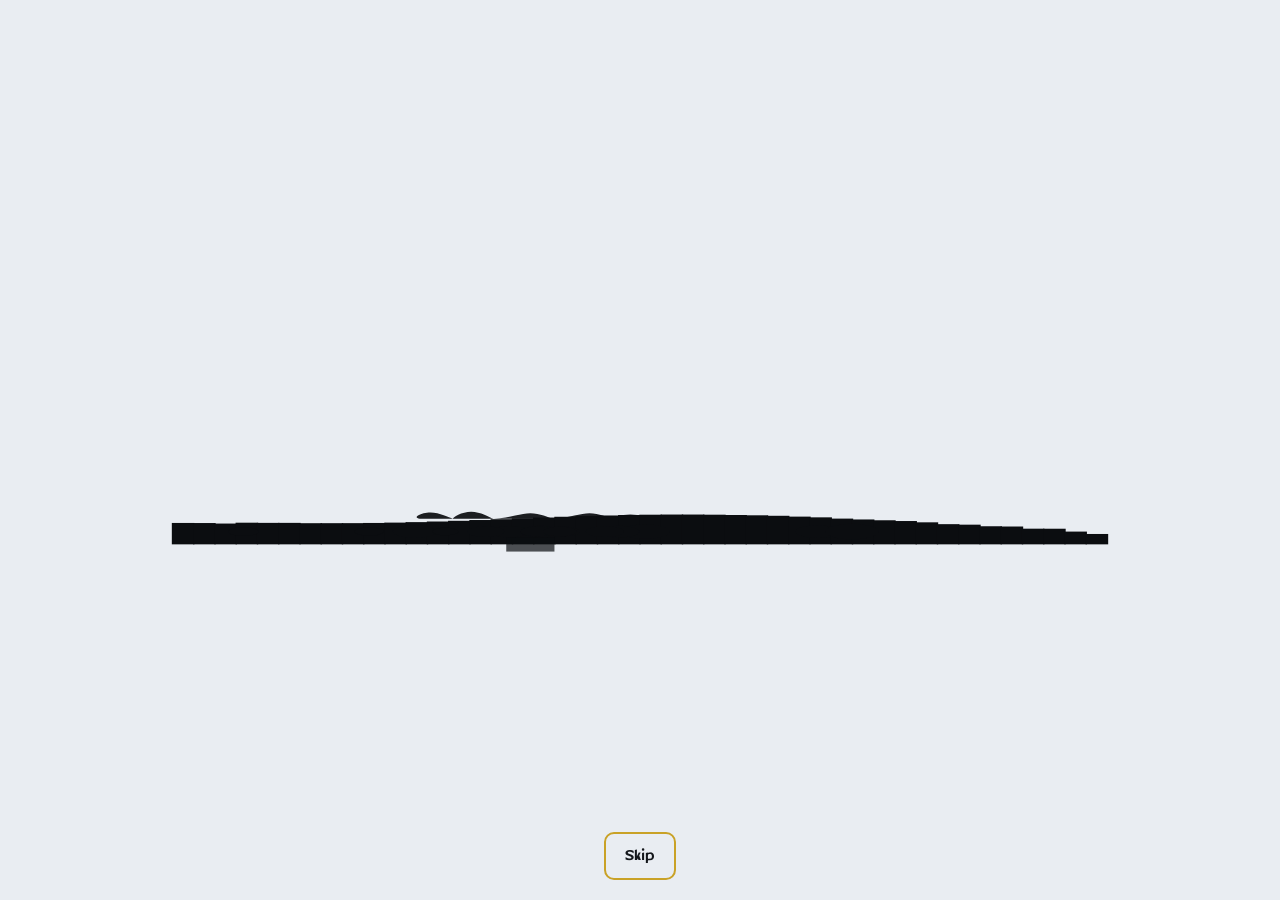
<file: index.html>
<!doctype html>
<html lang="en">
<head>
<meta charset="utf-8">
<meta name="viewport" content="width=device-width,initial-scale=1,viewport-fit=cover">
<title>Pre-Genesis</title>
<meta name="description" content="Turn-based strategy with gods and prophets from world myth. Play solo or with 2–4 players online.">
<meta name="theme-color" content="#0F1A30">
<meta name="color-scheme" content="dark">
<meta name="pregenesis-api" content="https://api.pre-genesis.online">
<meta name="pregenesis-version" content="0.13.0">
<meta property="og:title" content="Pre-Genesis">
<meta property="og:description" content="Turn-based strategy with gods and prophets from world myth.">
<meta property="og:type" content="website">
<meta property="og:url" content="https://pre-genesis.online/">
<meta name="apple-mobile-web-app-capable" content="yes">
<meta name="mobile-web-app-capable" content="yes">
<meta name="apple-mobile-web-app-status-bar-style" content="black-translucent">
<link rel="preload" href="assets/fonts/PreGenesis-Text-Regular.woff2" as="font" type="font/woff2" crossorigin>
<link rel="preload" href="assets/fonts/PreGenesis-Display-Medium.woff2" as="font" type="font/woff2" crossorigin>
<link rel="stylesheet" href="assets/fonts/fonts.css">
<link rel="stylesheet" href="tokens.css">
<link rel="stylesheet" href="hud.css">
<link rel="manifest" href="manifest.webmanifest">
<link rel="privacy-policy" href="privacy.html">
<link rel="icon" href="assets/app-icon.svg" type="image/svg+xml">
</head>
<body data-screen="title">
<div id="world" class="world" aria-label="Map of the Oikoumene"></div>

<div id="game" class="hud" hidden inert>
  <header class="hud-top">
    <p class="brand">Pre-Genesis</p>
    <p id="era" class="era" hidden></p>
    <div id="resources" class="resources"></div>
    <nav class="hud-actions" aria-label="Game">
      <button type="button" class="icon-button" id="codex" aria-label="Codex" title="Codex"><svg class="icon" aria-hidden="true" focusable="false"><use href="assets/icons.svg#codex"></use></svg></button>
      <button type="button" class="icon-button" id="sound" aria-label="Play music" title="Play music" aria-pressed="false"><svg class="icon" aria-hidden="true" focusable="false"><use href="assets/icons.svg#sound-off"></use></svg></button>
      <button type="button" class="icon-button" id="help" aria-label="Help" title="Help"><svg class="icon" aria-hidden="true" focusable="false"><use href="assets/icons.svg#help"></use></svg></button>
      <button type="button" class="icon-button" id="menu" aria-label="Menu" title="Menu"><svg class="icon" aria-hidden="true" focusable="false"><use href="assets/icons.svg#menu"></use></svg></button>
    </nav>
  </header>

  <button type="button" id="realm-toggle" class="btn btn-secondary realm-toggle" aria-expanded="false" aria-controls="realm-panel"><svg class="icon" aria-hidden="true" focusable="false"><use href="assets/icons.svg#realm"></use></svg><span>Realm</span></button>
  <aside id="realm-panel" class="realm-panel" aria-label="Realm">
    <div id="realm-identity" class="identity"></div>
    <div class="tabs" role="tablist" aria-label="Realm">
      <button type="button" role="tab" data-tab="cities" class="tab">Cities</button>
      <button type="button" role="tab" data-tab="research" class="tab">Research</button>
      <button type="button" role="tab" data-tab="diplomacy" class="tab">Diplomacy</button>
    </div>
    <div id="sidebar-content" class="realm-content" role="tabpanel"></div>
    <div class="realm-foot">
      <button type="button" id="chronicle" class="btn btn-ghost"><svg class="icon" aria-hidden="true" focusable="false"><use href="assets/icons.svg#history"></use></svg><span>Read history</span></button>
      <button type="button" id="goals" class="btn btn-ghost"><svg class="icon" aria-hidden="true" focusable="false"><use href="assets/icons.svg#goals"></use></svg><span>See goals</span></button>
    </div>
  </aside>

  <div id="room-bar" class="room-bar" hidden></div>
  <div id="coach" class="coach" role="status"></div>

  <div class="map-tools" role="group" aria-label="Map">
    <button type="button" class="icon-button map-toggle" id="map-tools-toggle" aria-label="Show map controls" aria-expanded="false" aria-controls="map-tools-buttons" title="Show map controls"><svg class="icon" aria-hidden="true" focusable="false"><use href="assets/icons.svg#plus"></use></svg></button>
    <div class="map-tools-buttons" id="map-tools-buttons">
    <button type="button" class="icon-button" id="zoom-in" aria-label="Zoom in" title="Zoom in"><svg class="icon" aria-hidden="true" focusable="false"><use href="assets/icons.svg#zoom-in"></use></svg></button>
    <button type="button" class="icon-button" id="zoom-out" aria-label="Zoom out" title="Zoom out"><svg class="icon" aria-hidden="true" focusable="false"><use href="assets/icons.svg#zoom-out"></use></svg></button>
    <button type="button" class="icon-button" id="home" aria-label="Show capital" title="Show capital"><svg class="icon" aria-hidden="true" focusable="false"><use href="assets/icons.svg#capital"></use></svg></button>
    <button type="button" class="icon-button" id="labels" aria-label="Show labels" title="Show labels"><svg class="icon" aria-hidden="true" focusable="false"><use href="assets/icons.svg#labels"></use></svg></button>
    </div>
  </div>

  <div id="hover-info" class="hover-info" aria-hidden="true"></div>
  <section id="selection" class="selection" aria-label="Selection"></section>
  <p id="sr-status" class="visually-hidden" aria-live="polite"></p>

  <div class="turn-corner">
    <canvas id="minimap" class="minimap" width="240" height="150" role="img" aria-label="Overview map"></canvas>
    <button type="button" id="end-turn" class="end-turn"><strong>End turn</strong><svg class="icon" aria-hidden="true" focusable="false"><use href="assets/icons.svg#arrow-right"></use></svg></button>
    <p class="turn-foot"><span id="turn-number">Turn 1</span><span id="save-status">Saved</span></p>
  </div>
  <p id="controls-hint" class="controls-hint" hidden></p>
</div>

<div id="ident" class="ident" hidden aria-label="BEM Studios">
  <canvas id="ident-canvas" class="ident-canvas" aria-hidden="true"></canvas>
  <audio id="ident-audio" src="assets/brand/bem-ident.mp3" preload="auto"></audio>
  <button type="button" id="ident-skip" class="btn btn-ghost ident-skip">Skip</button>
</div>

<main id="welcome" class="title-screen" data-step="title">
  <div class="title-panel">
    <header class="title-mast illuminated">
      <h1 class="wordmark">Pre-Genesis</h1>
      <p id="title-world" class="title-world"></p>
    </header>
    <div class="title-home">
      <div class="title-actions">
        <button type="button" id="new-campaign" class="btn btn-primary"><svg class="icon" aria-hidden="true" focusable="false"><use href="assets/icons.svg#play"></use></svg><span>New campaign</span></button>
        <button type="button" id="resume-game" class="btn btn-secondary" hidden><svg class="icon" aria-hidden="true" focusable="false"><use href="assets/icons.svg#save"></use></svg><span>Continue</span></button>
        <button type="button" id="friends-button" class="btn btn-secondary"><svg class="icon" aria-hidden="true" focusable="false"><use href="assets/icons.svg#online"></use></svg><span>Play online</span></button>
        <button type="button" id="title-settings" class="btn btn-ghost"><svg class="icon" aria-hidden="true" focusable="false"><use href="assets/icons.svg#settings"></use></svg><span>Settings</span></button>
      </div>
      <p id="title-note" class="note" role="alert" hidden></p>
    </div>
    <div class="title-setup">
    <button type="button" id="setup-back" class="btn btn-ghost setup-back"><svg class="icon" aria-hidden="true" focusable="false"><use href="assets/icons.svg#arrow-left"></use></svg><span>Back</span></button>
    <section class="patron-picker" aria-labelledby="patron-heading">
      <div class="patron-head">
        <h2 id="patron-heading">Choose a patron</h2>
        <label class="search" id="patron-search-field">
          <svg class="icon" aria-hidden="true" focusable="false"><use href="assets/icons.svg#search"></use></svg>
          <input id="patron-search" type="search" placeholder="Search" aria-label="Search patrons" autocomplete="off" spellcheck="false">
        </label>
        <p id="patron-count" class="patron-count" role="status"></p>
      </div>
      <div id="patron-list" class="patron-list"></div>
      <div class="patron-chosen">
        <div id="patron-detail" class="patron-detail" aria-live="polite"></div>
        <button type="button" id="read-lore" class="btn btn-ghost"><svg class="icon" aria-hidden="true" focusable="false"><use href="assets/icons.svg#lore"></use></svg><span>Read lore</span></button>
      </div>
    </section>
    <fieldset id="difficulty" class="difficulty" hidden>
      <legend>Difficulty</legend>
      <div id="difficulty-options" class="segmented"></div>
      <p id="difficulty-note" class="note"></p>
    </fieldset>
    <div class="title-actions setup-actions">
      <button type="button" id="start-game" class="btn btn-primary"><svg class="icon" aria-hidden="true" focusable="false"><use href="assets/icons.svg#play"></use></svg><span>Begin</span></button>
    </div>
    </div>
  </div>
</main>

<div id="reveal" class="reveal" hidden aria-hidden="true"></div>
<div id="toast" class="toast" role="status" aria-live="polite" aria-atomic="true"></div>
<dialog id="modal" class="sheet" aria-labelledby="dialog-title">
  <button type="button" class="icon-button sheet-close" id="modal-close" aria-label="Close" title="Close"><svg class="icon" aria-hidden="true" focusable="false"><use href="assets/icons.svg#close"></use></svg></button>
  <div id="modal-body" class="sheet-body"></div>
</dialog>
<input id="import-file" type="file" accept="application/json,.json" hidden>
<script type="module" src="app.js"></script>
<script type="module" src="offline.js?release=0.13.0"></script>
</body>
</html>
</file>
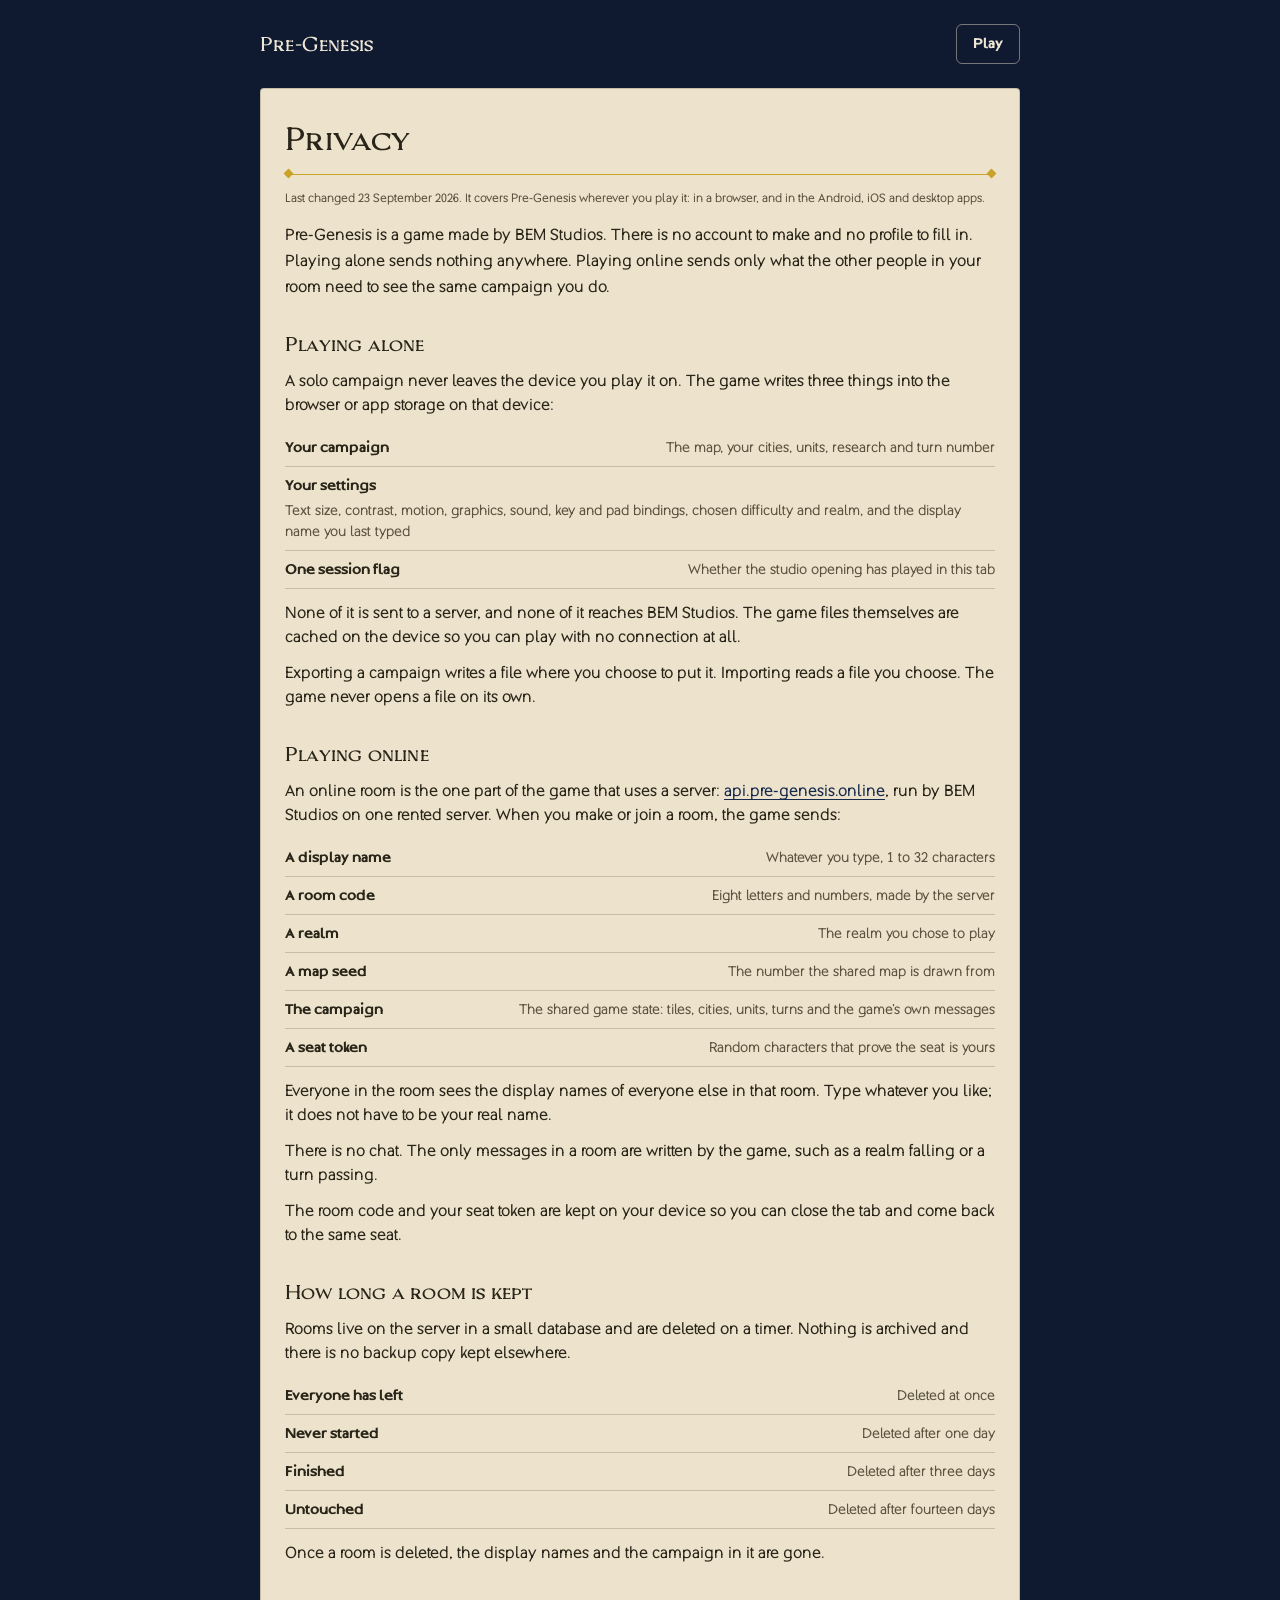
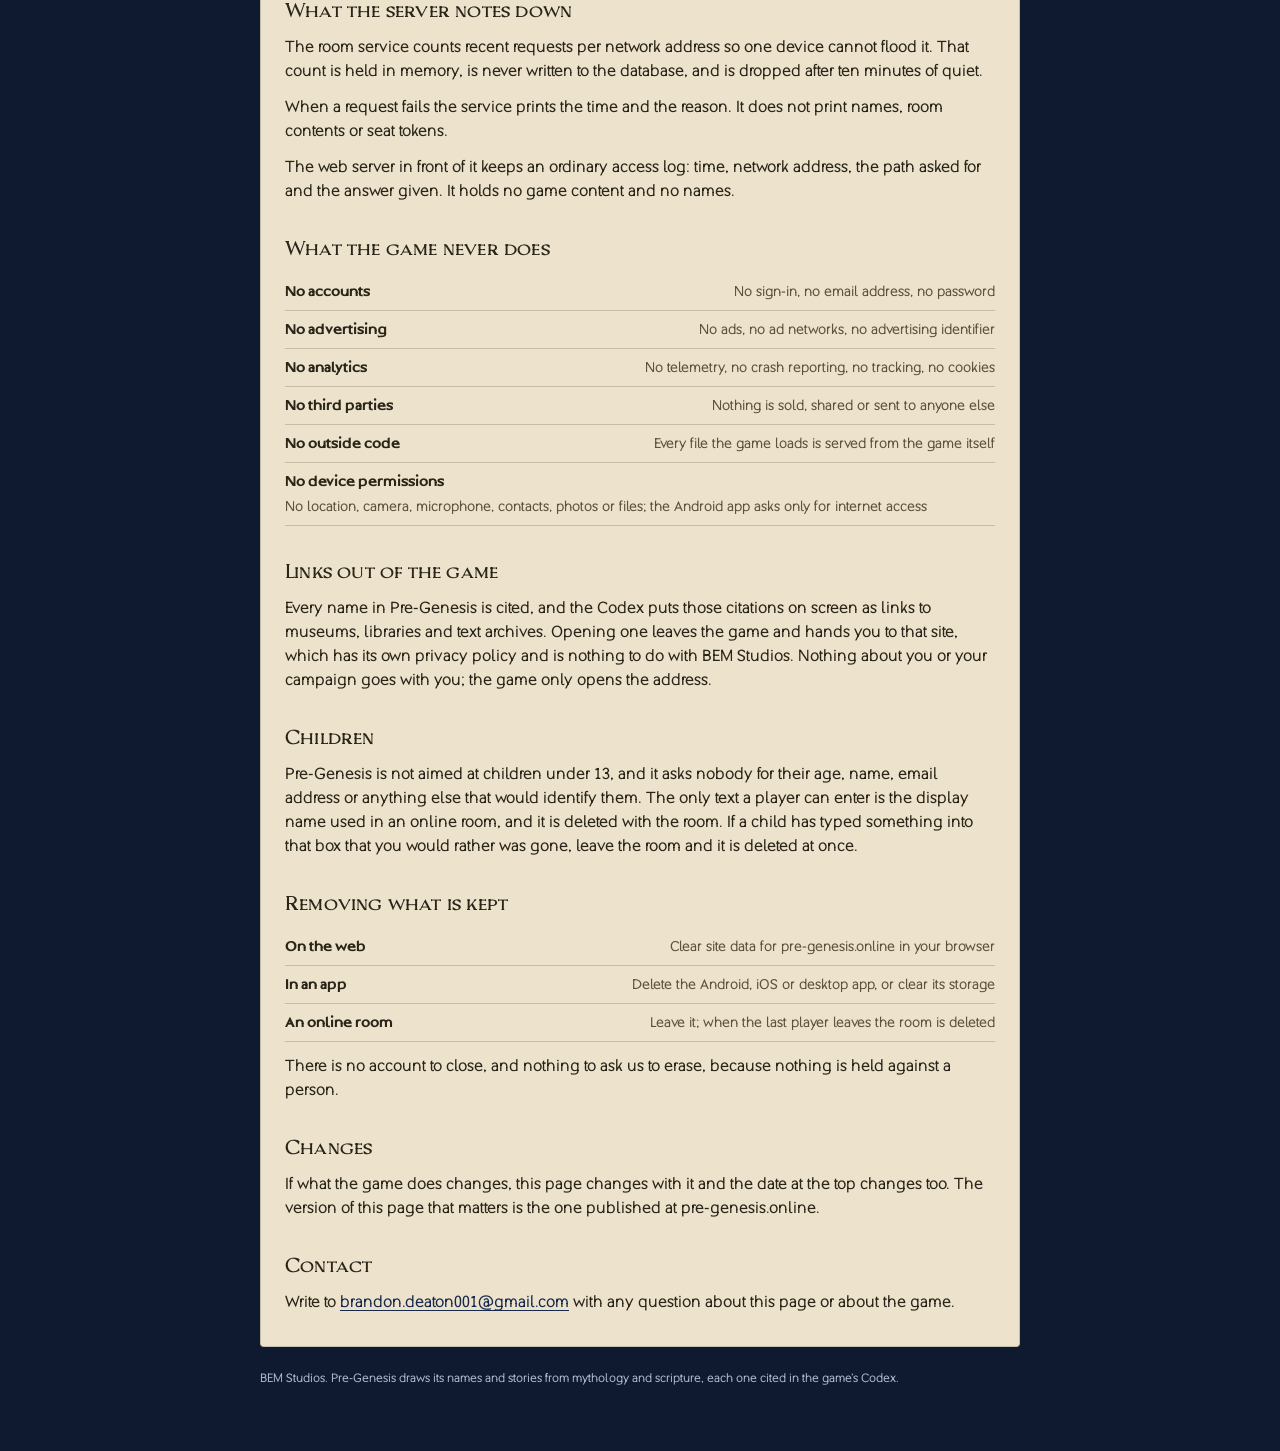
<file: privacy.html>
<!doctype html>
<html lang="en" class="doc">
<head>
<meta charset="utf-8">
<meta name="viewport" content="width=device-width,initial-scale=1,viewport-fit=cover">
<title>Pre-Genesis privacy</title>
<meta name="description" content="What Pre-Genesis keeps, what it sends and what it never collects.">
<meta name="theme-color" content="#0F1A30">
<meta name="color-scheme" content="dark">
<meta name="robots" content="index,follow">
<link rel="stylesheet" href="assets/fonts/fonts.css">
<link rel="stylesheet" href="tokens.css">
<link rel="stylesheet" href="hud.css">
<link rel="icon" href="assets/app-icon.svg" type="image/svg+xml">
<style>
/* A single reading page on the lapis ground. Every value is a token from
   tokens.css; the surface is the papyrus the Codex reads on. */
html.doc,
body.doc {
  height: auto;
  overflow: visible;
}

body.doc {
  min-height: 100%;
  padding:
    calc(var(--safe-top) + var(--space-5))
    calc(var(--safe-right) + var(--space-4))
    calc(var(--safe-bottom) + var(--space-8))
    calc(var(--safe-left) + var(--space-4));
}

.doc-mast,
.doc-sheet,
.doc-foot {
  width: min(760px, 100%);
  margin-inline: auto;
}

.doc-mast {
  display: flex;
  flex-wrap: wrap;
  align-items: center;
  justify-content: space-between;
  gap: var(--space-3);
  margin-bottom: var(--space-5);
}

.doc-brand {
  font: var(--weight-display) var(--text-20) / var(--leading-tight) var(--font-display);
  letter-spacing: var(--tracking-display);
}

.doc-sheet {
  padding: var(--space-6) var(--space-5);
  border: var(--hairline) solid var(--papyrus-rule);
  border-radius: var(--radius-panel);
  background: var(--papyrus);
  color: var(--papyrus-ink);
}

.doc-head {
  margin-bottom: var(--space-4);
  padding-bottom: var(--space-4);
}

.doc-sheet h1 {
  font: var(--weight-display) var(--text-32) / var(--leading-tight) var(--font-display);
  letter-spacing: var(--tracking-display);
}

.doc-sheet h2 {
  margin-top: var(--space-6);
  margin-bottom: var(--space-2);
  font: var(--weight-display) var(--text-20) / var(--leading-snug) var(--font-display);
  letter-spacing: var(--tracking-display);
}

.doc-sheet p {
  margin-top: var(--space-3);
}

.doc-sheet .lead {
  margin-top: var(--space-4);
}

.doc-sheet .note,
.doc-sheet .plain-list li > span {
  color: var(--papyrus-muted);
}

.doc-sheet .plain-list {
  margin-top: var(--space-3);
}

.doc-sheet .plain-list li {
  border-bottom-color: var(--papyrus-rule);
}

.doc-sheet a {
  color: var(--lapis);
}

.doc-sheet :focus-visible {
  outline-color: var(--lapis);
}

.doc-foot {
  margin-top: var(--space-5);
  color: var(--mist);
  font-size: var(--text-12);
  line-height: var(--leading-snug);
}

@media (max-width: 600px) {
  .doc-sheet {
    padding: var(--space-5) var(--space-4);
  }

  .doc-sheet h1 {
    font-size: var(--text-24);
  }
}
</style>
</head>
<body class="doc">

<header class="doc-mast">
  <p class="doc-brand">Pre-Genesis</p>
  <a class="btn btn-secondary" href="index.html">Play</a>
</header>

<main class="doc-sheet">
  <div class="doc-head illuminated">
    <h1>Privacy</h1>
  </div>
  <p class="note">Last changed 23 September 2026. It covers Pre-Genesis wherever you play it: in a browser, and in the Android, iOS and desktop apps.</p>

  <p class="lead">Pre-Genesis is a game made by BEM Studios. There is no account to make and no profile to fill in. Playing alone sends nothing anywhere. Playing online sends only what the other people in your room need to see the same campaign you do.</p>

  <h2>Playing alone</h2>
  <p>A solo campaign never leaves the device you play it on. The game writes three things into the browser or app storage on that device:</p>
  <ul class="plain-list">
    <li><strong>Your campaign</strong><span>The map, your cities, units, research and turn number</span></li>
    <li><strong>Your settings</strong><span>Text size, contrast, motion, graphics, sound, key and pad bindings, chosen difficulty and realm, and the display name you last typed</span></li>
    <li><strong>One session flag</strong><span>Whether the studio opening has played in this tab</span></li>
  </ul>
  <p>None of it is sent to a server, and none of it reaches BEM Studios. The game files themselves are cached on the device so you can play with no connection at all.</p>
  <p>Exporting a campaign writes a file where you choose to put it. Importing reads a file you choose. The game never opens a file on its own.</p>

  <h2>Playing online</h2>
  <p>An online room is the one part of the game that uses a server: <a href="https://api.pre-genesis.online/healthz">api.pre-genesis.online</a>, run by BEM Studios on one rented server. When you make or join a room, the game sends:</p>
  <ul class="plain-list">
    <li><strong>A display name</strong><span>Whatever you type, 1 to 32 characters</span></li>
    <li><strong>A room code</strong><span>Eight letters and numbers, made by the server</span></li>
    <li><strong>A realm</strong><span>The realm you chose to play</span></li>
    <li><strong>A map seed</strong><span>The number the shared map is drawn from</span></li>
    <li><strong>The campaign</strong><span>The shared game state: tiles, cities, units, turns and the game’s own messages</span></li>
    <li><strong>A seat token</strong><span>Random characters that prove the seat is yours</span></li>
  </ul>
  <p>Everyone in the room sees the display names of everyone else in that room. Type whatever you like; it does not have to be your real name.</p>
  <p>There is no chat. The only messages in a room are written by the game, such as a realm falling or a turn passing.</p>
  <p>The room code and your seat token are kept on your device so you can close the tab and come back to the same seat.</p>

  <h2>How long a room is kept</h2>
  <p>Rooms live on the server in a small database and are deleted on a timer. Nothing is archived and there is no backup copy kept elsewhere.</p>
  <ul class="plain-list">
    <li><strong>Everyone has left</strong><span>Deleted at once</span></li>
    <li><strong>Never started</strong><span>Deleted after one day</span></li>
    <li><strong>Finished</strong><span>Deleted after three days</span></li>
    <li><strong>Untouched</strong><span>Deleted after fourteen days</span></li>
  </ul>
  <p>Once a room is deleted, the display names and the campaign in it are gone.</p>

  <h2>What the server notes down</h2>
  <p>The room service counts recent requests per network address so one device cannot flood it. That count is held in memory, is never written to the database, and is dropped after ten minutes of quiet.</p>
  <p>When a request fails the service prints the time and the reason. It does not print names, room contents or seat tokens.</p>
  <p>The web server in front of it keeps an ordinary access log: time, network address, the path asked for and the answer given. It holds no game content and no names.</p>

  <h2>What the game never does</h2>
  <ul class="plain-list">
    <li><strong>No accounts</strong><span>No sign-in, no email address, no password</span></li>
    <li><strong>No advertising</strong><span>No ads, no ad networks, no advertising identifier</span></li>
    <li><strong>No analytics</strong><span>No telemetry, no crash reporting, no tracking, no cookies</span></li>
    <li><strong>No third parties</strong><span>Nothing is sold, shared or sent to anyone else</span></li>
    <li><strong>No outside code</strong><span>Every file the game loads is served from the game itself</span></li>
    <li><strong>No device permissions</strong><span>No location, camera, microphone, contacts, photos or files; the Android app asks only for internet access</span></li>
  </ul>

  <h2>Links out of the game</h2>
  <p>Every name in Pre-Genesis is cited, and the Codex puts those citations on screen as links to museums, libraries and text archives. Opening one leaves the game and hands you to that site, which has its own privacy policy and is nothing to do with BEM Studios. Nothing about you or your campaign goes with you; the game only opens the address.</p>

  <h2>Children</h2>
  <p>Pre-Genesis is not aimed at children under 13, and it asks nobody for their age, name, email address or anything else that would identify them. The only text a player can enter is the display name used in an online room, and it is deleted with the room. If a child has typed something into that box that you would rather was gone, leave the room and it is deleted at once.</p>

  <h2>Removing what is kept</h2>
  <ul class="plain-list">
    <li><strong>On the web</strong><span>Clear site data for pre-genesis.online in your browser</span></li>
    <li><strong>In an app</strong><span>Delete the Android, iOS or desktop app, or clear its storage</span></li>
    <li><strong>An online room</strong><span>Leave it; when the last player leaves the room is deleted</span></li>
  </ul>
  <p>There is no account to close, and nothing to ask us to erase, because nothing is held against a person.</p>

  <h2>Changes</h2>
  <p>If what the game does changes, this page changes with it and the date at the top changes too. The version of this page that matters is the one published at pre-genesis.online.</p>

  <h2>Contact</h2>
  <p>Write to <a href="mailto:brandon.deaton001@gmail.com">brandon.deaton001@gmail.com</a> with any question about this page or about the game.</p>
</main>

<p class="doc-foot">BEM Studios. Pre-Genesis draws its names and stories from mythology and scripture, each one cited in the game’s Codex.</p>

</body>
</html>
</file>
<file: assets/fonts/fonts.css>
/* PreGenesis type family, generated by assets/fonts/build-pregenesis-font.py.
   PreGenesis Display 600 and 800: wordmark, dialog titles, realm, city and era names (20px and up).
   PreGenesis Text 400 and 700: interface and body text (12-18px). Figures are tabular by default;
   use font-variant-numeric: proportional-nums for proportional figures, slashed-zero for 0 with a slash. */
@font-face {
  font-family: "PreGenesis Display";
  src: url("./PreGenesis-Display.woff2") format("woff2");
  font-weight: 800;
  font-style: normal;
  font-display: swap;
  unicode-range: U+0020-007E, U+00A0-017F, U+01E2-01E3, U+01E6-01E7, U+01EA-01EB, U+0232-0233, U+0237, U+02BB-02BC, U+02BE-02BF, U+02C6-02C7, U+02C9, U+02CD, U+02D8-02DD, U+0300-0304, U+0306-0308, U+030A-030C, U+0312, U+0323, U+0326-0328, U+032E, U+0331, U+1E06-1E07, U+1E0C-1E0F, U+1E24-1E25, U+1E2A-1E2B, U+1E32-1E37, U+1E42-1E43, U+1E46-1E47, U+1E5A-1E5B, U+1E62-1E63, U+1E6C-1E6F, U+1E92-1E95, U+1EA0-1EA1, U+1EB8-1EB9, U+1ECA-1ECD, U+1EE4-1EE5, U+2002-2003, U+2007-200D, U+2010-2015, U+2018-201A, U+201C-201E, U+2020-2022, U+2026, U+202F-2030, U+2032-2033, U+2039-203A, U+2044, U+2060, U+20AC, U+2122, U+2190-2193, U+2212, U+2248, U+2260, U+2264-2265, U+FEFF;
}
@font-face {
  font-family: "PreGenesis Display";
  src: url("./PreGenesis-Display-Medium.woff2") format("woff2");
  font-weight: 600;
  font-style: normal;
  font-display: swap;
  unicode-range: U+0020-007E, U+00A0-017F, U+01E2-01E3, U+01E6-01E7, U+01EA-01EB, U+0232-0233, U+0237, U+02BB-02BC, U+02BE-02BF, U+02C6-02C7, U+02C9, U+02CD, U+02D8-02DD, U+0300-0304, U+0306-0308, U+030A-030C, U+0312, U+0323, U+0326-0328, U+032E, U+0331, U+1E06-1E07, U+1E0C-1E0F, U+1E24-1E25, U+1E2A-1E2B, U+1E32-1E37, U+1E42-1E43, U+1E46-1E47, U+1E5A-1E5B, U+1E62-1E63, U+1E6C-1E6F, U+1E92-1E95, U+1EA0-1EA1, U+1EB8-1EB9, U+1ECA-1ECD, U+1EE4-1EE5, U+2002-2003, U+2007-200D, U+2010-2015, U+2018-201A, U+201C-201E, U+2020-2022, U+2026, U+202F-2030, U+2032-2033, U+2039-203A, U+2044, U+2060, U+20AC, U+2122, U+2190-2193, U+2212, U+2248, U+2260, U+2264-2265, U+FEFF;
}
@font-face {
  font-family: "PreGenesis Text";
  src: url("./PreGenesis-Text-Regular.woff2") format("woff2");
  font-weight: 400;
  font-style: normal;
  font-display: swap;
  unicode-range: U+0020-007E, U+00A0-017F, U+01E2-01E3, U+01E6-01E7, U+01EA-01EB, U+0232-0233, U+0237, U+02BB-02BC, U+02BE-02BF, U+02C6-02C7, U+02C9, U+02CD, U+02D8-02DD, U+0300-0304, U+0306-0308, U+030A-030C, U+0312, U+0323, U+0326-0328, U+032E, U+0331, U+1E06-1E07, U+1E0C-1E0F, U+1E24-1E25, U+1E2A-1E2B, U+1E32-1E37, U+1E42-1E43, U+1E46-1E47, U+1E5A-1E5B, U+1E62-1E63, U+1E6C-1E6F, U+1E92-1E95, U+1EA0-1EA1, U+1EB8-1EB9, U+1ECA-1ECD, U+1EE4-1EE5, U+2002-2003, U+2007-200D, U+2010-2015, U+2018-201A, U+201C-201E, U+2020-2022, U+2026, U+202F-2030, U+2032-2033, U+2039-203A, U+2044, U+2060, U+20AC, U+2122, U+2190-2193, U+2212, U+2248, U+2260, U+2264-2265, U+FEFF;
}
@font-face {
  font-family: "PreGenesis Text";
  src: url("./PreGenesis-Text-Bold.woff2") format("woff2");
  font-weight: 700;
  font-style: normal;
  font-display: swap;
  unicode-range: U+0020-007E, U+00A0-017F, U+01E2-01E3, U+01E6-01E7, U+01EA-01EB, U+0232-0233, U+0237, U+02BB-02BC, U+02BE-02BF, U+02C6-02C7, U+02C9, U+02CD, U+02D8-02DD, U+0300-0304, U+0306-0308, U+030A-030C, U+0312, U+0323, U+0326-0328, U+032E, U+0331, U+1E06-1E07, U+1E0C-1E0F, U+1E24-1E25, U+1E2A-1E2B, U+1E32-1E37, U+1E42-1E43, U+1E46-1E47, U+1E5A-1E5B, U+1E62-1E63, U+1E6C-1E6F, U+1E92-1E95, U+1EA0-1EA1, U+1EB8-1EB9, U+1ECA-1ECD, U+1EE4-1EE5, U+2002-2003, U+2007-200D, U+2010-2015, U+2018-201A, U+201C-201E, U+2020-2022, U+2026, U+202F-2030, U+2032-2033, U+2039-203A, U+2044, U+2060, U+20AC, U+2122, U+2190-2193, U+2212, U+2248, U+2260, U+2264-2265, U+FEFF;
}
</file>
<file: tokens.css>
/* Pre-Genesis design tokens: a lapis-and-gold-leaf manuscript.
   Load before hud.css. Component rules live in hud.css; docs/rework/DESIGN.md
   lists every token with its intended use. */
@import url("assets/fonts/fonts.css");

:root {
  color-scheme: dark;

  /* Colour: the seven contract hues and the reading surface. */
  --lapis-night: #0F1A30;
  --lapis: #172A4C;
  --lapis-raised: #1E365F;
  --limewash: #EFE7D6;
  --ink: #14110D;
  --mist: #A9B4C8;
  --gold-leaf: #C9A227;
  --verdigris: #3E8E7E;
  --ochre: #D59A3A;
  --cinnabar: #C0462E;
  --papyrus: #EDE3CC;
  --papyrus-ink: #2A2519;

  /* Status hues lightened for small text and icons on lapis (4.5:1 or better).
     The contract hues above stay in use for fills, meters and hairlines. */
  --verdigris-text: #6FBFAE;
  --cinnabar-text: #EC8A74;

  /* Hairlines and washes (the same hues at reduced strength; never gradients). */
  --rule: rgb(239 231 214 / .14);
  --rule-strong: rgb(239 231 214 / .45);
  --wash: rgb(239 231 214 / .06);
  --wash-strong: rgb(239 231 214 / .12);
  --cinnabar-wash: rgb(192 70 46 / .16);
  --cinnabar-rule: rgb(192 70 46 / .55);
  --gold-wash: rgb(201 162 39 / .35);
  --verdigris-wash: rgb(62 142 126 / .18);
  --ochre-wash: rgb(213 154 58 / .16);
  --scrim: rgb(15 26 48 / .64);
  --papyrus-rule: rgb(42 37 25 / .2);
  --papyrus-wash: rgb(42 37 25 / .06);
  --papyrus-muted: #5C5340;

  /* Type: the game's own PreGenesis families (assets/fonts/fonts.css). */
  --font-display: "PreGenesis Display", "PreGenesis Text", serif;
  --font-text: "PreGenesis Text", system-ui, sans-serif;
  --weight-regular: 400;
  --weight-bold: 700;
  --weight-display: 600;
  --weight-display-strong: 800;
  --text-12: .75rem;
  --text-14: .875rem;
  --text-16: 1rem;
  --text-20: 1.25rem;
  --text-24: 1.5rem;
  --text-32: 2rem;
  --text-48: 3rem;
  --leading-tight: 1.15;
  --leading-snug: 1.3;
  --leading-body: 1.5;
  --tracking-display: .01em;
  --tracking-eyebrow: .16em;
  --tracking-code: .12em;

  /* Space: a 4px base. */
  --space-1: 4px;
  --space-2: 8px;
  --space-3: 12px;
  --space-4: 16px;
  --space-5: 24px;
  --space-6: 32px;
  --space-7: 48px;
  --space-8: 64px;

  /* Shape. */
  --radius-control: 6px;
  --radius-panel: 4px;
  --hairline: 1px;
  --shadow-float: 0 12px 32px rgb(5 10 22 / .5);

  /* Focus: a 2px gold-leaf ring outside the control (lapis on papyrus). */
  --focus-color: var(--gold-leaf);
  --focus-width: 2px;
  --focus-offset: 2px;

  /* Elevation: three surfaces and nothing else. Panels that sit on the map use
     --surface-sunk, sheets and cards on them step up one level at a time. */
  --surface-sunk: var(--lapis-night);
  --surface: var(--lapis);
  --surface-raised: var(--lapis-raised);

  /* Sizes. */
  --icon-size: 1.25em;
  --target: 44px;
  --target-compact: 36px;
  --topbar-height: 48px;
  --pin-size: 28px;
  --portrait-sm: 40px;
  --portrait-md: 56px;
  --portrait-lg: 104px;
  --portrait-xl: 152px;
  --plate-width: 232px;
  --lozenge: 7px;
  --panel-width: 320px;
  --sheet-width: 400px;
  --dialog-width: 560px;
  --dialog-width-wide: 760px;
  --dialog-width-small: 420px;

  /* Safe areas (notches and home indicators). */
  --safe-top: env(safe-area-inset-top, 0px);
  --safe-right: env(safe-area-inset-right, 0px);
  --safe-bottom: env(safe-area-inset-bottom, 0px);
  --safe-left: env(safe-area-inset-left, 0px);

  /* Motion. Interface transitions run 160-220ms; only the two orchestrated
     moments (the campaign reveal and the victory screen) use the slow step.
     Durations drop to zero for reduced motion. */
  --ease-out: cubic-bezier(.2, .7, .2, 1);
  --ease-in-out: cubic-bezier(.4, 0, .2, 1);
  --duration-fast: 160ms;
  --duration-base: 200ms;
  --duration-slow: 320ms;

  /* Stacking. */
  --layer-map: 0;
  --layer-hud: 10;
  --layer-drawer: 20;
  --layer-bar: 30;
  --layer-toast: 40;
  --layer-update: 50;
  --layer-reveal: 60;
}

/* Phones get a larger map pin: a 36px disc inside the same 44px touch area. */
@media (pointer: coarse) {
  :root {
    --pin-size: 36px;
  }
}

/* Fine pointers can use denser controls; touch keeps 44px targets. */
@media (pointer: fine) {
  :root {
    --target: 40px;
  }
}

@media (prefers-reduced-motion: reduce) {
  :root:not([data-reduced-motion="false"]) {
    --duration-fast: 0ms;
    --duration-base: 0ms;
    --duration-slow: 0ms;
  }
}

/* The in-game Motion setting (settings.js) wins over the device setting. */
:root[data-reduced-motion="true"] {
  --duration-fast: 0ms;
  --duration-base: 0ms;
  --duration-slow: 0ms;
}

/* Text size setting: every rem-based size scales together. */
:root[data-text-size="large"] {
  font-size: 112.5%;
}

/* Contrast setting: brighter secondary text and firmer hairlines. */
:root[data-contrast="high"] {
  --mist: #D3DAE6;
  --rule: rgb(239 231 214 / .32);
  --rule-strong: rgb(239 231 214 / .8);
  --wash: rgb(239 231 214 / .1);
  --scrim: rgb(15 26 48 / .82);
  --papyrus-rule: rgb(42 37 25 / .45);
}

/* BEM Studios ident. The developer's own brand palette, used by the splash
   before the title and nowhere else in the game. The ink, band and lamp are
   drawn on a canvas in ui/ident.js; these are the page colours around it. */
:root {
  --bem-silver: #e9edf2;
  --bem-word: #14171b;
  --bem-quiet: #5b6470;
}
</file>
<file: hud.css>
/* Pre-Genesis interface: every screen, panel and dialog of the browser game.
   Colours, type, spacing and motion come from tokens.css. Class names and
   markup for each component are documented in docs/rework/DESIGN.md.
   Rules: no gradients, glows, text shadows or backdrop filters; the single
   shadow token is used only by floating sheets, dialogs and toasts. */

/* ------------------------------------------------------------------ Base */

*,
*::before,
*::after {
  box-sizing: border-box;
}

html {
  height: 100%;
  -webkit-text-size-adjust: 100%;
  text-size-adjust: 100%;
}

body {
  height: 100%;
  margin: 0;
  overflow: hidden;
  overscroll-behavior: none;
  background: var(--surface-sunk);
  color: var(--limewash);
  font: var(--weight-regular) var(--text-16) / var(--leading-body) var(--font-text);
  font-synthesis: none;
  -webkit-font-smoothing: antialiased;
  -webkit-tap-highlight-color: transparent;
}

h1,
h2,
h3,
h4,
p,
dl,
dd,
ol,
ul,
figure {
  margin: 0;
}

ol,
ul {
  padding: 0;
  list-style: none;
}

button,
input,
select,
textarea {
  margin: 0;
  color: inherit;
  font: inherit;
}

button,
summary,
select,
label:has(> input[type="radio"]),
label:has(> input[type="checkbox"]) {
  cursor: pointer;
  touch-action: manipulation;
}

button:disabled {
  cursor: not-allowed;
}

a {
  color: inherit;
  text-decoration-line: underline;
  text-decoration-thickness: 1px;
  text-underline-offset: 3px;
}

a:hover {
  text-decoration-thickness: 2px;
}

strong,
b {
  font-weight: var(--weight-bold);
}

small {
  font-size: var(--text-12);
}

:focus-visible {
  outline: var(--focus-width) solid var(--focus-color);
  outline-offset: var(--focus-offset);
}

:focus:not(:focus-visible) {
  outline: none;
}

::selection {
  background: var(--gold-wash);
}

[hidden] {
  display: none !important;
}

.visually-hidden {
  position: absolute;
  width: 1px;
  height: 1px;
  margin: -1px;
  padding: 0;
  overflow: hidden;
  clip-path: inset(50%);
  white-space: nowrap;
  border: 0;
}

/* Sprite icons: <svg class="icon"><use href="assets/icons.svg#id"></use></svg> */
.icon {
  display: inline-block;
  flex: none;
  width: var(--icon-size);
  height: var(--icon-size);
  vertical-align: -.25em;
  overflow: visible;
}

.crest {
  display: block;
  flex: none;
  width: 32px;
  height: 32px;
  object-fit: contain;
}

.crest-large {
  width: 56px;
  height: 56px;
}

.crest-hero {
  width: 96px;
  height: 96px;
}

/* ---------------------------------------------------------- Portraits */
/* A leader portrait rendered from the figure models (ui/portraits.js). The
   renders carry the lapis ground, so the frame matches and nothing flashes.
   The emblem underneath stays put for a realm whose figure is not built yet. */
.portrait {
  position: relative;
  display: grid;
  place-items: center;
  flex: none;
  width: var(--portrait-md);
  height: var(--portrait-md);
  overflow: hidden;
  border: var(--hairline) solid var(--rule-strong);
  border-radius: var(--radius-panel);
  background: var(--surface);
}

.portrait-sm {
  width: var(--portrait-sm);
  height: var(--portrait-sm);
}

.portrait-md {
  width: var(--portrait-md);
  height: var(--portrait-md);
}

.portrait-lg {
  width: var(--portrait-lg);
  height: var(--portrait-lg);
}

.portrait-xl {
  width: var(--portrait-xl);
  height: var(--portrait-xl);
}

.portrait-gold {
  border-color: var(--gold-leaf);
}

/* The render sits over the emblem and hides it. A realm with no figure yet has
   nothing to paint here, so its emblem simply stays: no script, no flash. */
.portrait-face {
  position: absolute;
  inset: 0;
  width: 100%;
  height: 100%;
  object-fit: cover;
}

.portrait-mark {
  width: 58%;
  height: 58%;
  object-fit: contain;
}

.portrait.is-rendered .portrait-mark {
  visibility: hidden;
}

/* A plate hangs the portrait on a gold rule, for the title and victory moments. */
.plate {
  position: relative;
  display: grid;
  place-items: center;
  padding: var(--space-1);
  border: var(--hairline) solid var(--gold-wash);
  border-radius: var(--radius-panel);
}

/* ------------------------------------------------- Illuminated rules */
/* One gold hairline closed by a lozenge at each end: dialog titles, the
   victory moment and codex headers. Never on a routine panel. */
.illuminated {
  position: relative;
  border-bottom: var(--hairline) solid var(--gold-leaf);
}

.illuminated::before,
.illuminated::after {
  content: "";
  position: absolute;
  bottom: calc(var(--lozenge) / -2);
  width: var(--lozenge);
  height: var(--lozenge);
  background: var(--gold-leaf);
  transform: rotate(45deg);
}

.illuminated::before {
  left: 0;
}

.illuminated::after {
  right: 0;
}

.illuminated-center::before {
  left: 50%;
  margin-left: calc(var(--lozenge) / -2);
}

.illuminated-center::after {
  content: none;
}

.realm-content,
.selection,
.sheet-body,
.patron-list,
.title-panel {
  overscroll-behavior: contain;
  scrollbar-width: thin;
  scrollbar-color: var(--rule-strong) transparent;
}

/* ------------------------------------------------------------ Text roles */

.note,
.empty,
.help-line,
.group-note {
  color: var(--mist);
  font-size: var(--text-14);
  line-height: var(--leading-snug);
}

.note {
  font-size: var(--text-12);
}

.empty {
  padding: var(--space-3) 0;
}

.help-line {
  margin-top: var(--space-3);
}

.kicker {
  color: var(--mist);
  font-size: var(--text-12);
  font-weight: var(--weight-bold);
  line-height: var(--leading-snug);
}

.lead {
  font-size: var(--text-16);
  line-height: 1.6;
}

.warn {
  color: var(--ochre);
}

.negative {
  color: var(--cinnabar-text);
}

/* --------------------------------------------------------------- Buttons */

.btn {
  display: inline-flex;
  align-items: center;
  justify-content: center;
  gap: var(--space-2);
  min-height: var(--target);
  padding: 0 var(--space-4);
  border: var(--hairline) solid transparent;
  border-radius: var(--radius-control);
  background: transparent;
  color: var(--limewash);
  font: var(--weight-bold) var(--text-14) / 1.2 var(--font-text);
  text-align: center;
  text-decoration: none;
  white-space: nowrap;
  transition:
    background-color var(--duration-fast) var(--ease-out),
    border-color var(--duration-fast) var(--ease-out),
    color var(--duration-fast) var(--ease-out);
}

.btn .icon {
  width: 1.25rem;
  height: 1.25rem;
}

.btn-primary {
  border-color: var(--limewash);
  background: var(--limewash);
  color: var(--ink);
}

.btn-primary:hover:not(:disabled) {
  border-color: color-mix(in srgb, var(--limewash) 84%, var(--lapis-night));
  background: color-mix(in srgb, var(--limewash) 84%, var(--lapis-night));
}

.btn-primary:active:not(:disabled) {
  background: color-mix(in srgb, var(--limewash) 72%, var(--lapis-night));
}

.btn-secondary {
  border-color: var(--rule-strong);
}

.btn-secondary:hover:not(:disabled),
.btn-ghost:hover:not(:disabled) {
  border-color: var(--limewash);
  background: var(--wash-strong);
}

.btn-ghost:hover:not(:disabled) {
  border-color: transparent;
}

.btn-danger {
  border-color: var(--cinnabar-rule);
  color: var(--cinnabar-text);
}

.btn-danger:hover:not(:disabled) {
  border-color: var(--cinnabar);
  background: var(--cinnabar-wash);
}

.btn:active:not(:disabled) {
  transform: translateY(1px);
}

.btn:disabled,
.icon-button:disabled,
.chip:disabled,
.list-row:disabled,
.card-button:disabled {
  opacity: .5;
}

/* Toggle buttons: gold leaf marks the chosen state. */
.btn-secondary[aria-pressed="true"],
.btn-ghost[aria-pressed="true"] {
  border-color: var(--gold-leaf);
  background: var(--wash-strong);
}

.icon-button {
  display: inline-grid;
  place-items: center;
  flex: none;
  width: var(--target);
  height: var(--target);
  padding: 0;
  border: var(--hairline) solid transparent;
  border-radius: var(--radius-control);
  background: transparent;
  color: var(--limewash);
  transition: background-color var(--duration-fast) var(--ease-out);
}

.icon-button .icon {
  width: 1.5rem;
  height: 1.5rem;
}

.icon-button:hover:not(:disabled) {
  background: var(--wash-strong);
}

.icon-button[aria-pressed="true"] {
  color: var(--gold-leaf);
}

.chip {
  display: inline-flex;
  align-items: center;
  gap: var(--space-2);
  max-width: 100%;
  min-height: var(--target);
  padding: 0 var(--space-3);
  border: var(--hairline) solid var(--rule-strong);
  border-radius: var(--radius-control);
  background: transparent;
  font-size: var(--text-14);
  font-weight: var(--weight-bold);
}

.chip span {
  overflow: hidden;
  text-overflow: ellipsis;
  white-space: nowrap;
}

.chip:hover:not(:disabled) {
  background: var(--wash-strong);
}

.chip[aria-pressed="true"] {
  border-color: var(--gold-leaf);
  background: var(--surface-raised);
}

.badge {
  display: inline-flex;
  align-items: center;
  gap: var(--space-1);
  min-height: 24px;
  padding: 0 var(--space-2);
  border: var(--hairline) solid var(--rule-strong);
  border-radius: var(--radius-control);
  font-size: var(--text-12);
  font-weight: var(--weight-bold);
  font-variant-numeric: tabular-nums;
  white-space: nowrap;
}

.badge .icon {
  width: 14px;
  height: 14px;
}

.status {
  display: inline-flex;
  align-items: center;
  gap: var(--space-1);
  min-height: 24px;
  padding: 0 var(--space-2);
  border-radius: var(--radius-control);
  font-size: var(--text-12);
  font-weight: var(--weight-bold);
  white-space: nowrap;
}

.status .icon {
  width: 14px;
  height: 14px;
}

.status-good {
  background: var(--verdigris-wash);
  color: var(--verdigris-text);
}

.status-danger {
  background: var(--cinnabar-wash);
  color: var(--cinnabar-text);
}

/* ---------------------------------------------------------------- Fields */

.field {
  display: grid;
  gap: var(--space-2);
}

.field-label {
  display: grid;
  gap: 2px;
  font-size: var(--text-14);
  line-height: var(--leading-snug);
}

.field-label small {
  color: var(--mist);
}

.field input:not([type="checkbox"], [type="radio"], [type="range"]),
.field select,
.invite,
.search input {
  width: 100%;
  min-height: var(--target);
  padding: 0 var(--space-3);
  border: var(--hairline) solid var(--rule-strong);
  border-radius: var(--radius-control);
  background: var(--surface-sunk);
  color: var(--limewash);
  font-size: var(--text-16);
}

.field input::placeholder,
.search input::placeholder {
  color: var(--mist);
  opacity: 1;
}

.field select {
  padding-right: var(--space-7);
  appearance: none;
  background-image: url("data:image/svg+xml,%3Csvg xmlns='http://www.w3.org/2000/svg' viewBox='0 0 24 24' fill='none' stroke='%23A9B4C8' stroke-width='2' stroke-linecap='round' stroke-linejoin='round'%3E%3Cpath d='M6 9l6 6 6-6'/%3E%3C/svg%3E");
  background-position: right var(--space-3) center;
  background-repeat: no-repeat;
  background-size: 18px;
}

.field select option,
.field select optgroup {
  background: var(--surface-sunk);
  color: var(--limewash);
}

.field input:hover,
.field select:hover,
.search input:hover {
  border-color: var(--limewash);
}

.field-switch {
  grid-template-columns: minmax(0, 1fr) auto;
  align-items: center;
  column-gap: var(--space-4);
}

input[type="checkbox"][role="switch"] {
  position: relative;
  width: 48px;
  height: 28px;
  margin: 0;
  border: var(--hairline) solid var(--rule-strong);
  border-radius: var(--radius-control);
  background: var(--surface-sunk);
  appearance: none;
  cursor: pointer;
  transition: background-color var(--duration-fast) var(--ease-out), border-color var(--duration-fast) var(--ease-out);
}

input[type="checkbox"][role="switch"]::before {
  content: "";
  position: absolute;
  top: 3px;
  left: 3px;
  width: 20px;
  height: 20px;
  border-radius: var(--radius-panel);
  background: var(--mist);
  transition: transform var(--duration-base) var(--ease-out), background-color var(--duration-fast) var(--ease-out);
}

input[type="checkbox"][role="switch"]:checked {
  border-color: var(--verdigris);
  background: var(--verdigris);
}

input[type="checkbox"][role="switch"]:checked::before {
  background: var(--limewash);
  transform: translateX(20px);
}

input[type="range"] {
  width: 100%;
  height: var(--target);
  margin: 0;
  background: transparent;
  appearance: none;
  cursor: pointer;
}

input[type="range"]::-webkit-slider-runnable-track {
  height: 4px;
  border-radius: var(--radius-control);
  background: var(--rule-strong);
}

input[type="range"]::-moz-range-track {
  height: 4px;
  border-radius: var(--radius-control);
  background: var(--rule-strong);
}

input[type="range"]::-webkit-slider-thumb {
  width: 20px;
  height: 20px;
  margin-top: -8px;
  border: 0;
  border-radius: 50%;
  background: var(--limewash);
  appearance: none;
}

input[type="range"]::-moz-range-thumb {
  width: 20px;
  height: 20px;
  border: 0;
  border-radius: 50%;
  background: var(--limewash);
}

.search {
  position: relative;
  display: block;
}

.search .icon {
  position: absolute;
  top: 50%;
  left: var(--space-3);
  width: 18px;
  height: 18px;
  color: var(--mist);
  transform: translateY(-50%);
  pointer-events: none;
}

.search input {
  padding-left: 38px;
}

.search input::-webkit-search-cancel-button {
  cursor: pointer;
}

/* Segmented choice: radio labels (.segment) or toggle buttons (.btn). */
.segmented {
  display: flex;
  flex-wrap: wrap;
  gap: var(--space-1);
  padding: var(--space-1);
  border: var(--hairline) solid var(--rule);
  border-radius: calc(var(--radius-control) + var(--space-1));
  background: var(--surface-sunk);
}

.segment {
  position: relative;
  display: flex;
  flex: 1 1 0;
}

.segment input {
  position: absolute;
  inset: 0;
  opacity: 0;
  cursor: pointer;
}

.segment span,
.segmented .btn {
  flex: 1 1 auto;
  display: flex;
  align-items: center;
  justify-content: center;
  min-height: calc(var(--target) - 8px);
  padding: 0 var(--space-2);
  border: var(--hairline) solid transparent;
  border-radius: var(--radius-control);
  background: transparent;
  color: var(--mist);
  font-size: var(--text-14);
  font-weight: var(--weight-bold);
  white-space: nowrap;
}

.segment:hover span,
.segmented .btn:hover:not(:disabled) {
  background: var(--wash-strong);
  color: var(--limewash);
}

.segment input:checked + span,
.segmented .btn[aria-pressed="true"] {
  border-color: var(--gold-leaf);
  background: var(--surface-raised);
  color: var(--limewash);
}

.segment input:focus-visible + span {
  outline: var(--focus-width) solid var(--focus-color);
  outline-offset: 1px;
}

/* Tabs */
.tabs {
  display: flex;
  border-bottom: var(--hairline) solid var(--rule);
}

.tab {
  flex: 1 1 0;
  min-height: var(--target);
  padding: 0 var(--space-2);
  border: 0;
  border-bottom: 2px solid transparent;
  background: transparent;
  color: var(--mist);
  font-size: var(--text-14);
  font-weight: var(--weight-bold);
}

.tab:hover {
  color: var(--limewash);
}

.tab.active,
.tab[aria-selected="true"] {
  border-bottom-color: var(--gold-leaf);
  color: var(--limewash);
}

.tab:focus-visible {
  outline-offset: -2px;
}

/* Disclosure: the chevron is drawn with borders, never a glyph. */
.disclosure {
  border-bottom: var(--hairline) solid var(--rule);
}

.disclosure > summary {
  display: flex;
  align-items: center;
  justify-content: space-between;
  gap: var(--space-3);
  min-height: var(--target);
  font-size: var(--text-14);
  font-weight: var(--weight-bold);
  list-style: none;
}

.disclosure > summary::-webkit-details-marker {
  display: none;
}

.disclosure > summary::after {
  content: "";
  flex: none;
  width: 8px;
  height: 8px;
  margin-right: var(--space-2);
  border-right: 1.75px solid currentColor;
  border-bottom: 1.75px solid currentColor;
  transform: translateY(-2px) rotate(45deg);
  transition: transform var(--duration-fast) var(--ease-out);
}

.disclosure[open] > summary::after {
  transform: translateY(2px) rotate(-135deg);
}

.disclosure > :not(summary) {
  margin-bottom: var(--space-3);
}

.disclosure p + p {
  margin-top: var(--space-2);
}

/* Meter: progress and health bars. */
.meter {
  height: 6px;
  margin: var(--space-2) 0;
  overflow: hidden;
  border-radius: var(--radius-control);
  background: var(--surface-sunk);
}

.meter > span {
  display: block;
  height: 100%;
  border-radius: inherit;
  background: var(--limewash);
  transition: width var(--duration-slow) var(--ease-out);
}

.meter-good > span {
  background: var(--verdigris);
}

.meter-warning > span {
  background: var(--ochre);
}

.meter-danger > span {
  background: var(--cinnabar);
}

/* Stat: icon plus a tabular number. */
.stats {
  display: flex;
  flex-wrap: wrap;
  gap: var(--space-1) var(--space-4);
  margin-top: var(--space-3);
}

.stat {
  display: inline-flex;
  align-items: center;
  gap: 6px;
  font-size: var(--text-14);
  font-weight: var(--weight-bold);
  font-variant-numeric: tabular-nums;
  white-space: nowrap;
}

.stat .icon {
  width: 18px;
  height: 18px;
  color: var(--mist);
}

/* Card: a raised block inside a panel; .card-button makes it a control. */
.card {
  display: grid;
  gap: var(--space-1);
  padding: var(--space-3);
  border: var(--hairline) solid var(--rule);
  border-radius: var(--radius-panel);
  background: var(--surface-raised);
}

.card h3 {
  font: var(--weight-display) var(--text-20) / var(--leading-tight) var(--font-display);
  letter-spacing: var(--tracking-display);
}

.card p {
  font-size: var(--text-14);
}

.card-button {
  width: 100%;
  color: var(--limewash);
  text-align: left;
  transition: border-color var(--duration-fast) var(--ease-out);
}

.card-button:hover:not(:disabled) {
  border-color: var(--rule-strong);
}

.card-label {
  display: flex;
  align-items: center;
  gap: 6px;
  color: var(--mist);
  font-size: var(--text-12);
  font-weight: var(--weight-bold);
}

.card-label .icon {
  width: 16px;
  height: 16px;
}

.card-label .icon:last-child {
  margin-left: auto;
}

.card-title {
  font-size: var(--text-16);
  font-weight: var(--weight-bold);
  line-height: var(--leading-snug);
}

.card-meta {
  color: var(--mist);
  font-size: var(--text-12);
  font-variant-numeric: tabular-nums;
}

.card .meter {
  margin: var(--space-1) 0;
}

/* List row: icon, two lines of text, and a value. */
.list {
  display: grid;
  gap: 2px;
}

.list-row {
  display: grid;
  grid-template-columns: auto minmax(0, 1fr) auto;
  align-items: center;
  gap: var(--space-3);
  width: 100%;
  min-height: 56px;
  padding: var(--space-2) var(--space-3);
  border: var(--hairline) solid transparent;
  border-radius: var(--radius-control);
  background: transparent;
  color: var(--limewash);
  text-align: left;
}

.list-row:hover:not(:disabled) {
  background: var(--wash-strong);
}

.list-row > .icon {
  width: 22px;
  height: 22px;
  color: var(--mist);
}

.list-text {
  display: grid;
  min-width: 0;
}

.list-text strong {
  overflow: hidden;
  font-size: var(--text-16);
  line-height: var(--leading-snug);
  text-overflow: ellipsis;
  white-space: nowrap;
}

.list-text small {
  overflow: hidden;
  color: var(--mist);
  font-size: var(--text-12);
  text-overflow: ellipsis;
  white-space: nowrap;
}

.list-text small.warn {
  color: var(--ochre);
}

/* City names use the display face. */
.list-row[data-city] .list-text strong,
.list-row[data-pad-city] .list-text strong {
  font: var(--weight-display) var(--text-20) / var(--leading-tight) var(--font-display);
  letter-spacing: var(--tracking-display);
}

.list-value {
  display: inline-flex;
  align-items: center;
  gap: var(--space-1);
  font-size: var(--text-14);
  font-weight: var(--weight-bold);
  font-variant-numeric: tabular-nums;
  white-space: nowrap;
}

.list-value .icon {
  width: 16px;
  height: 16px;
  color: var(--mist);
}

.list-row.is-danger {
  border-color: var(--cinnabar-rule);
}

.list-row.is-danger > .icon,
.list-row.is-danger .list-value {
  color: var(--cinnabar-text);
}

.plain-list {
  display: grid;
}

.plain-list li {
  display: flex;
  flex-wrap: wrap;
  align-items: baseline;
  justify-content: space-between;
  gap: var(--space-1) var(--space-3);
  padding: var(--space-2) 0;
  border-bottom: var(--hairline) solid var(--rule);
  font-size: var(--text-14);
}

.plain-list li > span {
  color: var(--mist);
  font-variant-numeric: tabular-nums;
}

.row-actions {
  display: flex;
  flex-wrap: wrap;
  gap: var(--space-2);
  margin-top: var(--space-3);
}

.row-actions .btn {
  flex: 1 1 auto;
}

/* ----------------------------------------------------------------- World */

.world {
  position: fixed;
  inset: 0;
  z-index: var(--layer-map);
  background: var(--surface-sunk);
  touch-action: none;
}

.world canvas {
  display: block;
  outline: none;
}

.world-error,
.world .world-graphics-status,
.world .world-webgl-error {
  position: absolute;
  top: 50%;
  left: 50%;
  width: min(420px, calc(100% - 32px));
  padding: var(--space-5);
  border: var(--hairline) solid var(--rule);
  border-radius: var(--radius-panel);
  background: var(--surface);
  color: var(--limewash);
  font: var(--weight-regular) var(--text-14) / var(--leading-body) var(--font-text);
  text-align: center;
  transform: translate(-50%, -50%);
}

.world-error h2 {
  margin-bottom: var(--space-2);
  font: var(--weight-display) var(--text-24) / var(--leading-tight) var(--font-display);
}

/* Map labels drawn by world.js. These rules outrank the renderer's own
   fallback styles through the .world prefix. */
.world .world-label-layer {
  position: absolute;
  inset: 0;
  overflow: hidden;
  pointer-events: none;
}

.world .world-city-label {
  position: absolute;
  display: flex;
  flex-direction: column;
  align-items: center;
  white-space: nowrap;
  pointer-events: auto;
  cursor: pointer;
  filter: none;
  transition: opacity var(--duration-base) var(--ease-out);
}

.world .world-city-name {
  display: flex;
  align-items: center;
  gap: 6px;
  padding: 3px 10px 3px 4px;
  border: var(--hairline) solid var(--faction, var(--limewash));
  border-radius: var(--radius-panel);
  background: var(--surface-sunk);
  color: var(--limewash);
  box-shadow: none;
  font: var(--weight-bold) var(--text-14) / 1.2 var(--font-text);
  letter-spacing: 0;
}

.world .world-city-pop {
  display: inline-grid;
  place-items: center;
  min-width: 20px;
  height: 20px;
  padding: 0 4px;
  border-radius: var(--radius-panel);
  background: var(--faction, var(--limewash));
  color: var(--ink);
  font: var(--weight-bold) var(--text-12) / 1 var(--font-text);
  font-variant-numeric: tabular-nums;
}

.world .world-city-stem {
  width: 1px;
  height: 10px;
  background: var(--faction, var(--limewash));
}

.world .world-label-hp {
  width: 78%;
  height: 3px;
  margin-top: 2px;
  overflow: hidden;
  border-radius: var(--radius-control);
  background: var(--surface-sunk);
}

.world .world-label-hp span {
  display: block;
  height: 100%;
  background: var(--faction, var(--verdigris));
}

.world .world-unit-label {
  position: absolute;
  display: grid;
  place-items: center;
  width: calc(var(--pin-size) * .72);
  height: calc(var(--pin-size) * .72);
  padding: 0;
  border: 1.5px solid var(--faction, var(--limewash));
  border-radius: 50%;
  background: var(--surface-sunk);
  color: var(--limewash);
  box-shadow: none;
  font: var(--weight-bold) var(--text-12) / 1 var(--font-text);
  pointer-events: auto;
  cursor: pointer;
}

.world .world-unit-label .icon {
  width: 12px;
  height: 12px;
}

.world .world-unit-label::after {
  content: none;
}

.world .world-unit-hp {
  position: absolute;
  bottom: -5px;
  left: 50%;
  width: 18px;
  height: 2px;
  overflow: hidden;
  border-radius: var(--radius-control);
  background: var(--surface-raised);
  transform: translateX(-50%);
}

.world .world-unit-hp span {
  display: block;
  height: 100%;
  background: var(--faction, var(--verdigris));
}

.world .world-unit-label[data-exhausted="true"] {
  opacity: .6;
}

.world .world-unit-label[data-army="true"] {
  border-width: 2px;
  border-radius: var(--radius-control);
  box-shadow: none;
}

.world .world-army-badge {
  position: absolute;
  bottom: -8px;
  right: -10px;
  min-width: 16px;
  padding: 0 3px;
  border: 0;
  border-radius: var(--radius-panel);
  background: var(--limewash);
  color: var(--ink);
  font: var(--weight-bold) var(--text-12) / 14px var(--font-text);
  letter-spacing: 0;
  pointer-events: none;
}

.world .world-city-label:hover .world-city-name,
.world .world-unit-label:hover {
  background: var(--surface-raised);
  color: var(--limewash);
}

@media (pointer: coarse) {
  /* A 44px touch area around the 36px disc, and a legible icon inside it. */
  .world .world-unit-label::before {
    content: "";
    position: absolute;
    inset: calc((var(--target) - var(--pin-size)) / -2);
  }

  .world .world-unit-label .icon {
    width: 14px;
    height: 14px;
  }

  .world .world-unit-hp {
    width: 24px;
  }
}

/* ---------------------------------------------------------- HUD layout */
/* .hud is a grid over the map. Components below keep their own look; only
   the ".hud > …" rules place them, so they also work outside the HUD. */

.hud {
  position: fixed;
  inset: 0;
  z-index: var(--layer-hud);
  display: grid;
  grid-template-columns: var(--panel-width) minmax(0, 1fr) auto;
  grid-template-rows: auto auto auto minmax(0, 1fr) auto;
  grid-template-areas:
    "top   top   top"
    "left  room  right"
    "left  coach right"
    "left  map   right"
    "left  sheet corner";
  column-gap: var(--space-3);
  padding: 0 calc(var(--space-3) + var(--safe-right)) calc(var(--space-3) + var(--safe-bottom)) calc(var(--space-3) + var(--safe-left));
  pointer-events: none;
}

.hud > * {
  pointer-events: auto;
}

.hud > .hover-info,
.hud > .visually-hidden {
  pointer-events: none;
}

.hud > .hud-top {
  grid-area: top;
  margin: 0 calc(-1 * (var(--space-3) + var(--safe-right))) 0 calc(-1 * (var(--space-3) + var(--safe-left)));
  z-index: var(--layer-bar);
}

.hud > .realm-toggle {
  display: none;
}

.hud > .realm-panel {
  position: absolute;
  inset: var(--space-3) 0 0;
  grid-area: left;
  z-index: var(--layer-drawer);
}

.hud > .room-bar {
  grid-area: room;
  justify-self: center;
  max-width: 100%;
  margin-top: var(--space-3);
}

.hud > .coach {
  grid-area: coach;
  justify-self: center;
  max-width: min(640px, 100%);
  margin-top: var(--space-3);
}

.hud > .map-tools {
  grid-area: right;
  justify-self: end;
  align-self: start;
  margin-top: var(--space-3);
}

/* Tile info sits at the lower right of the map, clear of the hint on the left. */
.hud > .hover-info {
  grid-area: map;
  justify-self: end;
  align-self: end;
  max-width: 100%;
  margin-bottom: var(--space-2);
}

/* First turns only: the lower left of the map area. */
.hud > .controls-hint {
  grid-area: map;
  justify-self: start;
  align-self: end;
  margin-bottom: var(--space-2);
}

.hud > .selection {
  grid-area: sheet;
  justify-self: start;
  align-self: end;
  width: min(var(--sheet-width), 100%);
  max-height: min(440px, calc(100dvh - var(--topbar-height) - var(--safe-top) - 160px));
  margin-top: var(--space-3);
}

.hud > .turn-corner {
  grid-area: corner;
  align-self: end;
}

body[data-screen="game"] .world {
  top: calc(var(--topbar-height) + var(--safe-top));
}

/* Top bar */
.hud-top {
  display: flex;
  align-items: center;
  gap: var(--space-5);
  height: calc(var(--topbar-height) + var(--safe-top));
  padding: var(--safe-top) calc(var(--space-2) + var(--safe-right)) 0 calc(var(--space-4) + var(--safe-left));
  border-bottom: var(--hairline) solid var(--rule);
  background: var(--surface-sunk);
}

.brand {
  flex: none;
  font: var(--weight-display) var(--text-20) / 1 var(--font-display);
  letter-spacing: var(--tracking-display);
  white-space: nowrap;
}

.era {
  flex: none;
  padding-left: var(--space-4);
  border-left: var(--hairline) solid var(--gold-leaf);
  color: var(--mist);
  font: var(--weight-display) var(--text-20) / 1 var(--font-display);
  letter-spacing: var(--tracking-display);
  white-space: nowrap;
}

.resources {
  display: flex;
  align-items: center;
  gap: var(--space-2);
  min-width: 0;
  margin-inline: auto;
}

.resource {
  display: inline-flex;
  align-items: center;
  gap: 6px;
  height: 32px;
  padding: 0 var(--space-3);
  border-radius: var(--radius-control);
  background: var(--wash);
  font-variant-numeric: tabular-nums;
  white-space: nowrap;
}

.resource .icon {
  width: 18px;
  height: 18px;
  color: var(--mist);
}

.resource strong {
  font-size: var(--text-16);
  line-height: 1;
}

.resource small {
  color: var(--verdigris-text);
  font-weight: var(--weight-bold);
  line-height: 1;
}

.resource small.negative {
  color: var(--cinnabar-text);
}

.resource-label {
  color: var(--mist);
  font-size: var(--text-12);
  line-height: 1;
}

.hud-actions {
  display: flex;
  flex: none;
  gap: 2px;
}

/* Realm panel: a column on wide screens, a drawer below 1100px. */
.realm-toggle {
  background: var(--surface);
}

.realm-toggle[aria-expanded="true"] {
  border-color: var(--gold-leaf);
}

.realm-panel {
  display: flex;
  flex-direction: column;
  min-height: 0;
  border: var(--hairline) solid var(--rule);
  border-radius: var(--radius-panel);
  background: var(--surface);
}

.identity {
  display: flex;
  align-items: center;
  gap: var(--space-3);
  padding: var(--space-4);
  border-bottom: var(--hairline) solid var(--rule);
  background: var(--surface-sunk);
}

.identity h2,
.identity h3 {
  font: var(--weight-display) var(--text-24) / var(--leading-tight) var(--font-display);
  letter-spacing: var(--tracking-display);
}

.identity p {
  color: var(--mist);
  font-size: var(--text-14);
}

.identity .note {
  font-size: var(--text-12);
}

.realm-content {
  display: grid;
  align-content: start;
  gap: var(--space-2);
  flex: 1 1 auto;
  min-height: 0;
  overflow-y: auto;
  padding: var(--space-2);
}

.realm-foot {
  display: flex;
  gap: var(--space-1);
  padding: var(--space-2);
  border-top: var(--hairline) solid var(--rule);
}

.realm-foot .btn {
  flex: 1 1 0;
  padding: 0 var(--space-2);
}

/* Rival rows (realm panel and Diplomacy dialog) */
.rivals {
  display: grid;
  gap: var(--space-2);
}

.rival {
  padding: var(--space-3);
  border: var(--hairline) solid var(--rule);
  border-radius: var(--radius-panel);
  background: var(--surface-raised);
}

.rival-head {
  display: flex;
  align-items: center;
  gap: var(--space-3);
}

.rival-head > div {
  display: grid;
  flex: 1 1 auto;
  min-width: 0;
}

.rival-head strong {
  overflow: hidden;
  font-size: var(--text-16);
  text-overflow: ellipsis;
  white-space: nowrap;
}

.rival-head small {
  overflow: hidden;
  color: var(--mist);
  text-overflow: ellipsis;
  white-space: nowrap;
}

.rival .row-actions .btn {
  min-height: 36px;
  padding: 0 var(--space-3);
}

.rival .help-line {
  margin-top: var(--space-2);
  font-size: var(--text-12);
}

/* Online room bar */
.room-bar {
  display: flex;
  align-items: center;
  gap: var(--space-2);
  padding: var(--space-1) var(--space-3) var(--space-1) var(--space-1);
  border: var(--hairline) solid var(--rule);
  border-radius: var(--radius-panel);
  background: var(--surface);
}

.room-bar:not([data-status="connected"]) {
  border-color: var(--ochre);
}

.room-bar .btn {
  min-height: 36px;
  padding: 0 var(--space-3);
}

.room-status {
  overflow: hidden;
  font-size: var(--text-14);
  font-weight: var(--weight-bold);
  text-overflow: ellipsis;
  white-space: nowrap;
}

.room-clock {
  display: inline-flex;
  align-items: center;
  gap: var(--space-1);
  color: var(--mist);
  font-size: var(--text-14);
  font-weight: var(--weight-bold);
  font-variant-numeric: tabular-nums;
}

.room-clock .icon {
  width: 16px;
  height: 16px;
}

/* Coach: one line of guidance and at most one button. */
.coach {
  display: flex;
  align-items: center;
  gap: var(--space-3);
  min-height: 44px;
  padding: var(--space-1) var(--space-1) var(--space-1) var(--space-4);
  border: var(--hairline) solid var(--rule);
  border-left: 2px solid var(--gold-leaf);
  border-radius: var(--radius-panel);
  background: var(--surface);
}

.coach:empty,
.coach[hidden] {
  display: none;
}

.coach p {
  padding: var(--space-2) 0;
  font-size: var(--text-14);
  line-height: var(--leading-snug);
}

.coach .btn {
  flex: none;
  min-height: 36px;
  padding: 0 var(--space-3);
}

/* Map tools */
.map-tools {
  display: flex;
  flex-direction: column;
  gap: 2px;
  padding: 2px;
  border: var(--hairline) solid var(--rule);
  border-radius: var(--radius-panel);
  background: var(--surface);
}

/* Phones fold the buttons behind one toggle (see the phone blocks). */
.map-tools .map-toggle {
  display: none;
}

.map-tools-buttons {
  display: contents;
}

.map-tools.expanded .map-tools-buttons {
  display: flex;
  flex-direction: column;
}

.hover-info {
  padding: var(--space-1) var(--space-3);
  border: var(--hairline) solid var(--rule);
  border-radius: var(--radius-panel);
  background: var(--surface-sunk);
  font-size: var(--text-14);
  font-variant-numeric: tabular-nums;
  white-space: nowrap;
  opacity: 0;
  transition: opacity var(--duration-fast) var(--ease-out);
}

.hover-info.show {
  opacity: 1;
}

/* No hover popups on touch: a tap already selects the tile. */
@media (pointer: coarse) {
  .hover-info {
    display: none;
  }
}

.controls-hint {
  padding: var(--space-1) var(--space-3);
  border-radius: var(--radius-panel);
  background: var(--surface-sunk);
  color: var(--mist);
  font-size: var(--text-12);
  line-height: var(--leading-snug);
}

/* Selection sheet */
.selection {
  overflow-y: auto;
  padding: var(--space-4);
  border: var(--hairline) solid var(--rule);
  border-radius: var(--radius-panel);
  background: var(--surface);
}

.selection:empty {
  display: none;
}

.selection-head {
  display: flex;
  align-items: center;
  gap: var(--space-3);
}

.selection-emblem {
  display: grid;
  place-items: center;
  flex: none;
  width: 48px;
  height: 48px;
  border: var(--hairline) solid var(--rule-strong);
  border-radius: 50%;
}

.selection-emblem .icon {
  width: 26px;
  height: 26px;
}

.selection-emblem .crest {
  width: 36px;
  height: 36px;
}

.selection-portrait {
  width: 48px;
  height: 48px;
}

.selection-title {
  min-width: 0;
}

.selection-title h2 {
  overflow: hidden;
  font: var(--weight-display) var(--text-24) / var(--leading-tight) var(--font-display);
  letter-spacing: var(--tracking-display);
  text-overflow: ellipsis;
  white-space: nowrap;
}

.selection-sub {
  color: var(--mist);
  font-size: var(--text-14);
  line-height: var(--leading-snug);
}

.selection .meter {
  margin-top: var(--space-3);
}

.progress-line {
  display: flex;
  flex-wrap: wrap;
  justify-content: space-between;
  gap: var(--space-1) var(--space-3);
  font-size: var(--text-14);
}

.progress-line span {
  color: var(--mist);
  font-variant-numeric: tabular-nums;
}

.progress-line span.warn {
  color: var(--ochre);
}

.actions {
  display: flex;
  flex-wrap: wrap;
  gap: var(--space-2);
  margin-top: var(--space-4);
}

.actions .btn {
  flex: 1 1 auto;
}

.forecast {
  margin-top: var(--space-3);
  padding: var(--space-3);
  border: var(--hairline) solid var(--cinnabar-rule);
  border-radius: var(--radius-panel);
  background: var(--cinnabar-wash);
}

.forecast p {
  display: flex;
  flex-wrap: wrap;
  justify-content: space-between;
  gap: var(--space-1) var(--space-3);
  font-size: var(--text-14);
}

.forecast p span {
  font-weight: var(--weight-bold);
  font-variant-numeric: tabular-nums;
}

.forecast .row-actions {
  margin-top: var(--space-2);
}

.unit-tabs {
  display: flex;
  flex-wrap: wrap;
  gap: var(--space-2);
  margin-top: var(--space-4);
  padding-top: var(--space-3);
  border-top: var(--hairline) solid var(--rule);
}

.unit-tabs .chip {
  min-height: 36px;
}

.order-status,
.dialog-feedback {
  margin-bottom: var(--space-3);
  padding: var(--space-2) var(--space-3);
  border-left: 2px solid var(--ochre);
  border-radius: var(--radius-panel);
  background: var(--ochre-wash);
  font-size: var(--text-14);
  line-height: var(--leading-snug);
}

.dialog-feedback {
  border-left-color: var(--verdigris);
  background: var(--verdigris-wash);
}

.dialog-feedback[data-tone="warning"] {
  border-left-color: var(--ochre);
  background: var(--ochre-wash);
}

/* Turn corner: minimap, End turn, turn and save status */
.turn-corner {
  display: grid;
  gap: var(--space-2);
  width: 240px;
}

.minimap {
  display: block;
  width: 100%;
  height: auto;
  aspect-ratio: 240 / 150;
  border: var(--hairline) solid var(--rule);
  border-radius: var(--radius-panel);
  background: var(--surface-sunk);
  cursor: pointer;
}

.end-turn {
  position: relative;
  display: flex;
  align-items: center;
  justify-content: space-between;
  gap: var(--space-3);
  width: 100%;
  min-height: 56px;
  padding: 0 var(--space-4) 0 var(--space-5);
  border: 0;
  border-radius: var(--radius-control);
  background: var(--limewash);
  color: var(--ink);
  text-align: left;
  transition: background-color var(--duration-fast) var(--ease-out);
}

/* End turn is the game's one standing command, so it is set in Display. */
.end-turn strong {
  overflow: hidden;
  font: var(--weight-display) var(--text-24) / 1 var(--font-display);
  letter-spacing: var(--tracking-display);
  text-overflow: ellipsis;
  white-space: nowrap;
}

.end-turn .icon {
  width: 24px;
  height: 24px;
}

.end-turn:hover:not(:disabled) {
  background: color-mix(in srgb, var(--limewash) 84%, var(--lapis-night));
}

.end-turn:active:not(:disabled) {
  transform: translateY(1px);
}

.end-turn:disabled {
  opacity: .5;
}

.end-turn[aria-busy="true"] {
  cursor: progress;
}

/* A decision is waiting: an ochre mark on the button. */
.end-turn.needs-decision::after {
  content: "";
  position: absolute;
  top: 8px;
  right: 8px;
  width: 10px;
  height: 10px;
  border: 2px solid var(--limewash);
  border-radius: 50%;
  background: var(--ochre);
}

.turn-foot {
  display: flex;
  justify-content: space-between;
  gap: var(--space-2);
  padding: 2px var(--space-2);
  border-radius: var(--radius-panel);
  background: var(--surface-sunk);
  color: var(--mist);
  font-size: var(--text-12);
  font-variant-numeric: tabular-nums;
}

/* The update prompt from offline.js */
.update-button {
  position: fixed;
  top: calc(var(--safe-top) + var(--space-3));
  right: calc(var(--safe-right) + var(--space-3));
  z-index: var(--layer-update);
  background: var(--surface-raised);
  box-shadow: var(--shadow-float);
}

body[data-screen="game"] .update-button {
  top: calc(var(--topbar-height) + var(--safe-top) + var(--space-3));
  right: calc(var(--safe-right) + var(--space-3) + var(--target) + var(--space-5));
}

/* ------------------------------------------------------------- Toasts */

.toast {
  position: fixed;
  top: calc(var(--topbar-height) + var(--safe-top) + var(--space-3));
  left: 50%;
  z-index: var(--layer-toast);
  width: max-content;
  max-width: min(520px, calc(100vw - 32px));
  padding: var(--space-3) var(--space-4);
  border: var(--hairline) solid var(--rule-strong);
  border-radius: var(--radius-panel);
  background: var(--surface-raised);
  box-shadow: var(--shadow-float);
  font-size: var(--text-14);
  line-height: var(--leading-snug);
  text-align: center;
  opacity: 0;
  pointer-events: none;
  transform: translate(-50%, -8px);
  transition:
    opacity var(--duration-base) var(--ease-out),
    transform var(--duration-base) var(--ease-out);
}

.toast:empty {
  display: none;
}

.toast.show {
  opacity: 1;
  transform: translate(-50%, 0);
}

.toast[data-tone="warning"] {
  border-color: var(--ochre);
  border-left-width: 3px;
}

body[data-screen="title"] .toast {
  top: calc(var(--safe-top) + var(--space-4));
}

/* ------------------------------------------------------------ Dialogs */

.sheet {
  width: min(var(--dialog-width), calc(100vw - 32px));
  max-width: none;
  max-height: min(86dvh, 860px);
  padding: 0;
  overflow: hidden;
  border: var(--hairline) solid var(--rule);
  border-radius: var(--radius-panel);
  background: var(--surface);
  color: var(--limewash);
  box-shadow: var(--shadow-float);
}

.sheet[open] {
  display: flex;
  flex-direction: column;
  animation: sheet-in var(--duration-base) var(--ease-out);
}

.sheet[data-size="wide"] {
  width: min(var(--dialog-width-wide), calc(100vw - 32px));
}

.sheet[data-size="small"] {
  width: min(var(--dialog-width-small), calc(100vw - 32px));
}

.sheet::backdrop {
  background: var(--scrim);
}

@keyframes sheet-in {
  from {
    opacity: 0;
    transform: translateY(8px);
  }
}

.sheet-close {
  position: absolute;
  top: var(--space-2);
  right: var(--space-2);
  z-index: 1;
}

.sheet-body {
  flex: 1 1 auto;
  min-height: 0;
  overflow-y: auto;
  padding: var(--space-5);
}

.dialog-head {
  margin-bottom: var(--space-5);
  padding: 0 var(--space-7) var(--space-4) 0;
}

.dialog-head h2,
.sheet-body > h2 {
  font: var(--weight-display) var(--text-32) / var(--leading-tight) var(--font-display);
  letter-spacing: var(--tracking-display);
}

.dialog-sub {
  margin-top: var(--space-1);
  color: var(--mist);
  font-size: var(--text-14);
  line-height: var(--leading-snug);
}

.dialog-section {
  margin-top: var(--space-5);
}

.dialog-section > h3,
.option-group > h3,
.section-title {
  margin-bottom: var(--space-2);
  color: var(--mist);
  font-size: var(--text-14);
  font-weight: var(--weight-bold);
  line-height: var(--leading-snug);
}

.section-title {
  margin-top: var(--space-5);
}

.dialog-actions {
  display: flex;
  flex-wrap: wrap;
  gap: var(--space-2);
  margin-top: var(--space-5);
}

.dialog-actions.wrap .btn {
  flex: 1 1 auto;
}

/* Pickers (research, civics, policy, production, improvements): compact lists */
.option-grid {
  display: grid;
  grid-template-columns: minmax(0, 1fr);
  column-gap: var(--space-4);
  border-top: var(--hairline) solid var(--rule);
}

.sheet[data-size="wide"] .option-grid {
  grid-template-columns: repeat(2, minmax(0, 1fr));
}

.option {
  position: relative;
  display: grid;
  grid-template-columns: minmax(0, 1fr) auto;
  grid-template-areas:
    "title meta"
    "text  text";
  align-items: baseline;
  gap: 2px var(--space-3);
  width: 100%;
  min-height: 56px;
  padding: var(--space-2) var(--space-3) var(--space-2) var(--space-4);
  border: 0;
  border-bottom: var(--hairline) solid var(--rule);
  background: transparent;
  color: var(--limewash);
  text-align: left;
}

.option::before {
  content: "";
  position: absolute;
  top: var(--space-2);
  bottom: var(--space-2);
  left: 0;
  width: 2px;
  background: transparent;
}

.option:hover:not(:disabled) {
  background: var(--wash);
}

.option[aria-pressed="true"] {
  background: var(--surface-raised);
}

.option[aria-pressed="true"]::before {
  background: var(--gold-leaf);
}

.option:disabled {
  cursor: default;
}

.option:focus-visible {
  outline-offset: -2px;
}

.option-title {
  grid-area: title;
  display: flex;
  align-items: center;
  gap: 6px;
  min-width: 0;
  font-size: var(--text-16);
  font-weight: var(--weight-bold);
  line-height: var(--leading-snug);
}

.option-title .icon {
  width: 18px;
  height: 18px;
}

.option-text {
  grid-area: text;
  color: var(--mist);
  font-size: var(--text-14);
  line-height: var(--leading-snug);
}

.option-meta {
  grid-area: meta;
  max-width: 16em;
  color: var(--mist);
  font-size: var(--text-12);
  font-variant-numeric: tabular-nums;
  line-height: var(--leading-snug);
  text-align: right;
}

.option[aria-pressed="true"] .option-meta {
  color: var(--limewash);
}

.option:disabled .option-title {
  color: var(--mist);
}

.option.is-done .option-title .icon {
  color: var(--verdigris-text);
}

.option-group + .option-group {
  margin-top: var(--space-5);
}

.group-note {
  margin: calc(-1 * var(--space-1)) 0 var(--space-2);
  font-size: var(--text-12);
}

/* City ledger */
.ledger {
  display: grid;
  grid-template-columns: repeat(3, minmax(0, 1fr));
  gap: var(--space-2);
}

.ledger > div {
  padding: var(--space-2) var(--space-3);
  border: var(--hairline) solid var(--rule);
  border-radius: var(--radius-panel);
}

.ledger dt {
  color: var(--mist);
  font-size: var(--text-12);
}

.ledger dd {
  font-size: var(--text-20);
  font-weight: var(--weight-bold);
  font-variant-numeric: tabular-nums;
  line-height: var(--leading-snug);
}

.yields {
  margin-top: 0;
}

/* Ways to win */
.goals {
  display: grid;
  gap: var(--space-3);
}

.goal {
  padding: var(--space-3) var(--space-4);
  border: var(--hairline) solid var(--rule);
  border-radius: var(--radius-panel);
  background: var(--surface-raised);
}

.goal header {
  display: flex;
  flex-wrap: wrap;
  align-items: baseline;
  justify-content: space-between;
  gap: var(--space-1) var(--space-3);
}

.goal h3 {
  font: var(--weight-display) var(--text-20) / var(--leading-tight) var(--font-display);
  letter-spacing: var(--tracking-display);
}

.goal p {
  margin-top: var(--space-1);
  color: var(--mist);
  font-size: var(--text-14);
  line-height: var(--leading-snug);
}

.goal-progress {
  font-size: var(--text-12);
  font-weight: var(--weight-bold);
  font-variant-numeric: tabular-nums;
}

.rivals-list li {
  justify-content: flex-start;
  flex-wrap: nowrap;
  align-items: center;
}

.rivals-list li > span {
  display: grid;
  min-width: 0;
  color: var(--limewash);
}

.rivals-list small {
  color: var(--mist);
}

/* Victory and defeat: the one orchestrated moment in the game. */
.sheet[data-kind="result"] .sheet-body {
  padding-top: var(--space-6);
}

.result {
  display: grid;
  justify-items: center;
  gap: var(--space-2);
  padding-bottom: var(--space-5);
  text-align: center;
}

.result .plate {
  margin-bottom: var(--space-3);
  animation: rise var(--duration-slow) var(--ease-out) both;
}

.result .kicker {
  color: var(--gold-leaf);
  letter-spacing: var(--tracking-eyebrow);
  animation: rise var(--duration-base) var(--ease-out) var(--duration-fast) both;
}

.result h2 {
  font: var(--weight-display-strong) var(--text-48) / 1 var(--font-display);
  letter-spacing: var(--tracking-display);
  animation: rise var(--duration-base) var(--ease-out) var(--duration-base) both;
}

.result .dialog-sub {
  max-width: 28em;
  font-size: var(--text-16);
  animation: rise var(--duration-base) var(--ease-out) var(--duration-slow) both;
}

@keyframes rise {
  from {
    opacity: 0;
    transform: translateY(8px);
  }
}

.result-facts {
  display: grid;
  grid-template-columns: repeat(3, minmax(0, 1fr));
  margin-top: var(--space-5);
  text-align: center;
}

.result-facts div {
  padding: 0 var(--space-2);
  border-left: var(--hairline) solid var(--rule);
}

.result-facts div:first-child {
  border-left: 0;
}

.result-facts dt {
  color: var(--mist);
  font-size: var(--text-12);
  font-weight: var(--weight-bold);
  letter-spacing: var(--tracking-eyebrow);
}

.result-facts dd {
  font: var(--weight-display) var(--text-16) / var(--leading-snug) var(--font-display);
  letter-spacing: var(--tracking-display);
}

.sheet[data-kind="result"] .dialog-actions {
  justify-content: center;
}

/* History */
.history {
  display: grid;
}

.history-turn {
  position: sticky;
  top: calc(-1 * var(--space-5));
  margin-top: var(--space-3);
  padding: var(--space-2) 0;
  background: var(--surface);
  color: var(--mist);
  font-size: var(--text-12);
  font-weight: var(--weight-bold);
  font-variant-numeric: tabular-nums;
}

.history-entry {
  padding: var(--space-1) 0 var(--space-1) var(--space-3);
  border-left: var(--hairline) solid var(--rule-strong);
  font-size: var(--text-14);
  line-height: var(--leading-snug);
}

/* How to play */
.steps {
  display: grid;
  gap: var(--space-2);
  margin-bottom: var(--space-4);
  counter-reset: step;
}

.steps li {
  display: grid;
  grid-template-columns: 28px minmax(0, 1fr);
  column-gap: var(--space-3);
  align-items: baseline;
  counter-increment: step;
}

.steps li::before {
  content: counter(step);
  grid-row: span 2;
  display: grid;
  place-items: center;
  width: 28px;
  height: 28px;
  border: var(--hairline) solid var(--rule-strong);
  border-radius: 50%;
  font-size: var(--text-14);
  font-weight: var(--weight-bold);
  font-variant-numeric: tabular-nums;
}

.steps strong {
  font-size: var(--text-16);
}

.steps span {
  color: var(--mist);
  font-size: var(--text-14);
}

.keys {
  display: grid;
  gap: var(--space-2);
}

.keys > div {
  display: flex;
  align-items: center;
  gap: var(--space-3);
}

.keys dt {
  min-width: 56px;
  padding: 2px var(--space-2);
  border: var(--hairline) solid var(--rule-strong);
  border-bottom-width: 2px;
  border-radius: var(--radius-control);
  font-size: var(--text-12);
  font-weight: var(--weight-bold);
  text-align: center;
  white-space: nowrap;
}

.keys dd {
  font-size: var(--text-14);
}

/* Settings and menu */
.settings {
  display: grid;
  grid-template-columns: 148px minmax(0, 1fr);
  gap: var(--space-5);
}

.settings-nav {
  display: grid;
  align-content: start;
  gap: 2px;
}

.settings-nav .btn {
  justify-content: flex-start;
  width: 100%;
  padding: 0 var(--space-3);
  border: 0;
  border-left: 2px solid transparent;
  border-radius: var(--radius-control);
  background: transparent;
  color: var(--mist);
}

.settings-nav .btn:hover:not(:disabled) {
  background: var(--wash-strong);
  color: var(--limewash);
}

.settings-nav .btn[aria-pressed="true"] {
  border-left-color: var(--gold-leaf);
  background: var(--surface-raised);
  color: var(--limewash);
}

.settings-page {
  display: grid;
  align-content: start;
  gap: var(--space-4);
  min-width: 0;
}

.settings-page > .field:not(.field-switch) {
  grid-template-columns: minmax(0, 1fr) minmax(150px, 200px);
  align-items: center;
  column-gap: var(--space-4);
}

.settings-page .identity {
  padding: 0;
}

.settings-page .dialog-actions {
  margin-top: 0;
}

.settings-page .section-title {
  margin: var(--space-2) 0 0;
}

.binding-grid {
  display: grid;
  grid-template-columns: repeat(auto-fill, minmax(150px, 1fr));
  gap: var(--space-3) var(--space-4);
}

/* Online rooms */
.form {
  display: grid;
  gap: var(--space-4);
  max-width: 440px;
  margin: 0 auto;
}

.form > .btn {
  width: 100%;
}

.divider {
  display: flex;
  align-items: center;
  gap: var(--space-3);
  color: var(--mist);
  font-size: var(--text-12);
}

.divider::before,
.divider::after {
  content: "";
  flex: 1 1 auto;
  height: 1px;
  background: var(--rule);
}

.room-code {
  display: grid;
  justify-items: center;
  gap: var(--space-3);
  margin-bottom: var(--space-4);
}

.room-code .code {
  font-size: var(--text-32);
  font-weight: var(--weight-bold);
  font-variant-numeric: tabular-nums;
  letter-spacing: var(--tracking-code);
  line-height: 1.1;
}

.invite {
  color: var(--mist);
  font-size: var(--text-14);
  text-align: center;
}

.seats {
  display: grid;
  gap: var(--space-1);
}

.seat {
  position: relative;
  display: flex;
  flex-wrap: wrap;
  align-items: center;
  gap: var(--space-2) var(--space-3);
  min-height: 56px;
  padding: var(--space-2) var(--space-3);
  border: var(--hairline) solid var(--rule);
  border-radius: var(--radius-panel);
}

.seat.is-active {
  border-color: var(--gold-leaf);
  background: var(--surface-raised);
}

.seat.is-open {
  border-style: dashed;
  color: var(--mist);
}

.seat-empty {
  display: grid;
  place-items: center;
  flex: none;
  width: var(--portrait-sm);
  height: var(--portrait-sm);
  border: var(--hairline) dashed var(--rule-strong);
  border-radius: var(--radius-panel);
}

.seat-empty .icon {
  width: 20px;
  height: 20px;
}

/* Badges wrap under a long name rather than squeezing it. */
.seat-text {
  display: grid;
  flex: 1 1 8em;
  min-width: 0;
}

.seat-text strong {
  overflow: hidden;
  font-size: var(--text-16);
  text-overflow: ellipsis;
  white-space: nowrap;
}

.seat-text small {
  overflow: hidden;
  color: var(--mist);
  text-overflow: ellipsis;
  white-space: nowrap;
}

.badge-turn {
  border-color: var(--gold-leaf);
}

.status-line {
  margin-top: var(--space-3);
  color: var(--mist);
  font-size: var(--text-14);
  text-align: center;
}

.error-line {
  min-height: 1.4em;
  color: var(--cinnabar-text);
  font-size: var(--text-14);
}

.error-line:empty {
  min-height: 0;
}

/* --------------------------------------------- Codex: the papyrus reader */

.sheet[data-kind="codex"] {
  --focus-color: var(--lapis);
  border-color: var(--papyrus-rule);
  background: var(--papyrus);
  color: var(--papyrus-ink);
  scrollbar-color: var(--papyrus-rule) transparent;
}

.sheet[data-kind="codex"] .sheet-body {
  scrollbar-color: var(--papyrus-rule) transparent;
}

.sheet[data-kind="codex"] :is(.dialog-sub, .note, .empty, .field-label small, .sources small, .dialog-section > h3, .section-title) {
  color: var(--papyrus-muted);
}

.sheet[data-kind="codex"] :is(.icon-button, .btn-ghost, .btn-secondary) {
  color: var(--papyrus-ink);
}

.sheet[data-kind="codex"] .icon-button:hover:not(:disabled),
.sheet[data-kind="codex"] .btn-ghost:hover:not(:disabled) {
  background: var(--papyrus-wash);
}

.sheet[data-kind="codex"] .btn-secondary {
  border-color: var(--papyrus-ink);
}

.sheet[data-kind="codex"] .btn-secondary:hover:not(:disabled) {
  background: var(--papyrus-wash);
}

/* On papyrus the primary button is lapis ink, as a limewash fill would vanish. */
.sheet[data-kind="codex"] .btn-primary {
  border-color: var(--lapis);
  background: var(--lapis);
  color: var(--limewash);
}

.sheet[data-kind="codex"] .btn-primary:hover:not(:disabled) {
  border-color: var(--lapis-raised);
  background: var(--lapis-raised);
}

.sheet[data-kind="codex"] a {
  color: var(--lapis);
}

.sheet[data-kind="codex"] .disclosure,
.sheet[data-kind="codex"] .plain-list li {
  border-color: var(--papyrus-rule);
}

.sheet[data-kind="codex"] .field select {
  border-color: var(--papyrus-rule);
  background-color: var(--papyrus-wash);
  background-image: url("data:image/svg+xml,%3Csvg xmlns='http://www.w3.org/2000/svg' viewBox='0 0 24 24' fill='none' stroke='%232A2519' stroke-width='2' stroke-linecap='round' stroke-linejoin='round'%3E%3Cpath d='M6 9l6 6 6-6'/%3E%3C/svg%3E");
  color: var(--papyrus-ink);
}

.sheet[data-kind="codex"] .field select:hover {
  border-color: var(--papyrus-ink);
}

.sheet[data-kind="codex"] .field select option,
.sheet[data-kind="codex"] .field select optgroup {
  background: var(--papyrus);
  color: var(--papyrus-ink);
}

.sheet[data-kind="codex"] .card {
  border-color: var(--papyrus-rule);
  background: var(--papyrus-wash);
}

.sheet[data-kind="codex"] .dialog-feedback,
.sheet[data-kind="codex"] .order-status {
  background: var(--papyrus-wash);
}

.codex-head .portrait {
  width: 72px;
  height: 72px;
}

.codex-head {
  display: flex;
  align-items: center;
  gap: var(--space-4);
  margin-bottom: var(--space-4);
  padding: 0 var(--space-7) var(--space-4) 0;
}

.codex-head h2 {
  font: var(--weight-display) var(--text-32) / var(--leading-tight) var(--font-display);
  letter-spacing: var(--tracking-display);
}

.codex-switch {
  grid-template-columns: auto minmax(0, 1fr);
  align-items: center;
  column-gap: var(--space-3);
  margin-bottom: var(--space-5);
}

.sheet[data-kind="codex"] .lead {
  margin-bottom: var(--space-4);
  font-size: var(--text-16);
}

/* The opening of a dossier: the leader's plate, rendered from the same model as
   the portrait, beside the first paragraph. The column sizes itself, so a realm
   without a plate simply reads full width. */
.codex-opening {
  display: grid;
  grid-template-columns: auto minmax(0, 1fr);
  gap: var(--space-5);
  align-items: start;
  margin-bottom: var(--space-5);
}

.sheet[data-kind="codex"] .codex-opening .lead {
  margin-bottom: 0;
}

.codex-plate {
  width: var(--plate-width);
  margin: 0;
  overflow: hidden;
  border: var(--hairline) solid var(--gold-leaf);
  border-radius: var(--radius-panel);
  background: var(--surface);
}

.codex-plate img {
  display: block;
  width: 100%;
  height: auto;
}

.codex-plate figcaption {
  padding: var(--space-2) var(--space-3);
  border-top: var(--hairline) solid var(--gold-wash);
  background: var(--papyrus);
  color: var(--papyrus-muted);
  font-size: var(--text-12);
  line-height: var(--leading-snug);
}

.trait {
  margin-bottom: var(--space-5);
}

.trait p + p {
  margin-top: var(--space-1);
}

.citations {
  display: flex;
  flex-wrap: wrap;
  gap: var(--space-1) var(--space-4);
  margin-top: var(--space-2);
  font-size: var(--text-12);
}

.citations a,
.sources a {
  display: inline-flex;
  align-items: center;
  gap: var(--space-1);
}

.citations .icon,
.sources .icon {
  width: 14px;
  height: 14px;
}

.sources {
  display: grid;
  gap: var(--space-2);
  padding-left: var(--space-5);
  list-style: decimal;
  font-size: var(--text-14);
}

.sources li {
  padding-left: var(--space-1);
}

.sources li::marker {
  font-variant-numeric: tabular-nums;
}

.sources small {
  display: block;
}

.pairs {
  display: grid;
  gap: var(--space-2);
}

.pairs > div {
  display: grid;
  grid-template-columns: minmax(8em, 1fr) 2fr;
  gap: var(--space-3);
  font-size: var(--text-14);
}

.pairs dt {
  font-weight: var(--weight-bold);
}

.figure {
  padding: var(--space-3) 0;
  border-bottom: var(--hairline) solid var(--papyrus-rule);
}

.figure h4 {
  font: var(--weight-display) var(--text-20) / var(--leading-tight) var(--font-display);
  letter-spacing: var(--tracking-display);
}

.figure p + p {
  margin-top: var(--space-1);
}

/* -------------------------------------------------------- Title screen */

.title-screen {
  position: fixed;
  inset: 0;
  z-index: var(--layer-hud);
  display: flex;
  pointer-events: none;
}

.title-panel {
  display: flex;
  flex-direction: column;
  gap: var(--space-4);
  width: min(500px, 100%);
  height: 100%;
  overflow-y: auto;
  padding: calc(var(--space-6) + var(--safe-top)) var(--space-6) calc(var(--space-5) + var(--safe-bottom)) calc(var(--space-6) + var(--safe-left));
  border-right: var(--hairline) solid var(--gold-leaf);
  background: var(--surface-sunk);
  pointer-events: auto;
}

.title-mast {
  flex: none;
  padding-bottom: var(--space-3);
}

.wordmark {
  font: var(--weight-display-strong) var(--text-48) / 1 var(--font-display);
  letter-spacing: var(--tracking-display);
}

.title-world {
  margin-top: var(--space-2);
  color: var(--gold-leaf);
  font: var(--weight-display) var(--text-16) / var(--leading-tight) var(--font-display);
  letter-spacing: var(--tracking-eyebrow);
}

.title-world:empty {
  display: none;
}

.patron-picker {
  display: flex;
  flex-direction: column;
  gap: var(--space-3);
  flex: 1 1 auto;
  min-height: 280px;
}

/* With a short roster the picker takes its natural height and the panel scrolls. */
.patron-picker.is-flat {
  flex: none;
  min-height: 0;
}

/* The search is capped, so the 24px Display heading keeps one line beside it. */
.patron-head {
  display: grid;
  grid-template-columns: minmax(0, 1fr) minmax(0, 12rem);
  align-items: center;
  gap: var(--space-2) var(--space-3);
}

.patron-head h2 {
  font: var(--weight-display) var(--text-24) / var(--leading-tight) var(--font-display);
  letter-spacing: var(--tracking-display);
}

.patron-head .search[hidden] {
  display: none;
}

.patron-count {
  grid-column: 1 / -1;
  color: var(--mist);
  font-size: var(--text-12);
}

.patron-count:empty {
  display: none;
}

.patron-list {
  flex: 1 1 0;
  min-height: 120px;
  overflow-y: auto;
  padding: var(--space-1) var(--space-2) var(--space-1) 0;
  border-top: var(--hairline) solid var(--rule);
  border-bottom: var(--hairline) solid var(--rule);
}

.patron-group {
  padding: var(--space-2) 0;
}

/* A roster small enough to read at a glance drops the tradition headings and
   pairs the chips up, so every patron is visible without a scroll. */
.patron-list.is-flat .patron-group {
  padding: 0;
}

.patron-list.is-flat .patron-chips {
  grid-template-columns: repeat(auto-fit, minmax(160px, 1fr));
}

/* A short roster needs no scroller of its own; the panel scrolls as one page. */
.patron-list.is-flat {
  flex: none;
  max-height: none;
  overflow: visible;
}

.patron-group h3 {
  margin: 0 0 var(--space-1) var(--space-1);
  color: var(--mist);
  font-size: var(--text-12);
  font-weight: var(--weight-bold);
}

.patron-chips {
  display: grid;
  grid-template-columns: repeat(auto-fill, minmax(196px, 1fr));
  gap: var(--space-2);
}

.patron-chip {
  display: flex;
  align-items: center;
  gap: var(--space-2);
  min-width: 0;
  min-height: 56px;
  padding: var(--space-1) var(--space-2);
  border: var(--hairline) solid transparent;
  border-radius: var(--radius-control);
  background: transparent;
  color: var(--limewash);
  text-align: left;
  transition: background-color var(--duration-fast) var(--ease-out);
}

.patron-chip > span {
  display: grid;
  min-width: 0;
}

.patron-chip strong {
  overflow: hidden;
  font: var(--weight-display) var(--text-20) / var(--leading-tight) var(--font-display);
  letter-spacing: var(--tracking-display);
  text-overflow: ellipsis;
  white-space: nowrap;
}

.patron-chip small {
  overflow: hidden;
  color: var(--mist);
  font-size: var(--text-14);
  line-height: var(--leading-snug);
  text-overflow: ellipsis;
  white-space: nowrap;
}

.patron-chip:hover {
  background: var(--wash-strong);
}

.patron-chip.selected,
.patron-chip[aria-pressed="true"] {
  border-color: var(--gold-leaf);
  background: var(--surface-raised);
}

.patron-chip.selected .portrait {
  border-color: var(--gold-leaf);
}

.patron-chip:focus-visible {
  outline-offset: -2px;
}

/* The chosen patron sits on its own raised card: the one large image on the
   title screen, beside the realm it opens, with its lore one tap away. */
.patron-chosen {
  flex: none;
  padding: var(--space-3) var(--space-4);
  border: var(--hairline) solid var(--rule);
  border-left: 2px solid var(--gold-leaf);
  border-radius: var(--radius-panel);
  background: var(--surface);
}

.patron-chosen > .btn {
  margin-top: var(--space-2);
}

.patron-detail {
  display: flex;
  align-items: flex-start;
  gap: var(--space-4);
  min-height: var(--portrait-lg);
}

.patron-detail:empty {
  display: none;
}

.patron-detail-text {
  display: grid;
  align-content: start;
  gap: var(--space-1);
  min-width: 0;
}

.patron-detail h2 {
  font: var(--weight-display) var(--text-32) / var(--leading-tight) var(--font-display);
  letter-spacing: var(--tracking-display);
}

.patron-realm {
  color: var(--gold-leaf);
  font: var(--weight-display) var(--text-16) / var(--leading-snug) var(--font-display);
  letter-spacing: var(--tracking-display);
}

.patron-trait {
  margin-top: var(--space-1);
  font-size: var(--text-14);
  line-height: var(--leading-body);
}

.patron-picker > .btn {
  flex: none;
  align-self: flex-start;
}

.patron-head,
.title-actions,
.difficulty {
  flex: none;
}

.difficulty {
  min-width: 0;
  margin: 0;
  padding: 0;
  border: 0;
}

.difficulty legend {
  margin-bottom: var(--space-1);
  padding: 0;
  color: var(--mist);
  font-size: var(--text-14);
  font-weight: var(--weight-bold);
}

.difficulty .note {
  margin-top: var(--space-1);
}

.title-actions {
  position: sticky;
  bottom: calc(-1 * var(--space-5) - var(--safe-bottom));
  display: grid;
  grid-template-columns: repeat(2, minmax(0, 1fr));
  gap: var(--space-2);
  margin: 0 calc(-1 * var(--space-6)) calc(-1 * var(--space-5) - var(--safe-bottom)) calc(-1 * var(--space-6) - var(--safe-left));
  padding: var(--space-2) var(--space-6) calc(var(--space-5) + var(--safe-bottom)) calc(var(--space-6) + var(--safe-left));
  border-top: var(--hairline) solid var(--rule);
  background: var(--surface-sunk);
}

.title-actions .btn-primary {
  grid-column: 1 / -1;
  min-height: 52px;
  font-size: var(--text-16);
}

.title-actions .btn-ghost {
  grid-column: 1 / -1;
}

.title-screen .note[role="alert"] {
  padding: var(--space-2) var(--space-3);
  border-left: 2px solid var(--ochre);
  background: var(--ochre-wash);
  color: var(--limewash);
  font-size: var(--text-14);
}

/* ------------------------------------------------- Campaign reveal */
/* One held moment when a campaign opens: a cinematic band over the live map,
   naming the realm. Decorative and dismissed by any tap, click or key. */
.reveal {
  position: fixed;
  inset: 0;
  z-index: var(--layer-reveal);
  display: grid;
  align-items: center;
  background: var(--scrim);
  opacity: 0;
  transition: opacity var(--duration-slow) var(--ease-out);
}

.reveal[hidden] {
  display: none;
}

.reveal[data-phase="in"] {
  opacity: 1;
}

.reveal-band {
  display: flex;
  align-items: center;
  justify-content: center;
  gap: var(--space-6);
  padding: var(--space-6) calc(var(--space-6) + var(--safe-left)) var(--space-6) calc(var(--space-6) + var(--safe-right));
  border-top: var(--hairline) solid var(--gold-leaf);
  border-bottom: var(--hairline) solid var(--gold-leaf);
  background: var(--surface-sunk);
}

.reveal[data-phase="in"] .plate {
  animation: rise var(--duration-slow) var(--ease-out) both;
}

.reveal-text {
  display: grid;
  gap: var(--space-1);
  min-width: 0;
}

.reveal-kicker {
  color: var(--gold-leaf);
  font-size: var(--text-12);
  font-weight: var(--weight-bold);
  letter-spacing: var(--tracking-eyebrow);
}

.reveal-name {
  font: var(--weight-display-strong) var(--text-48) / 1 var(--font-display);
  letter-spacing: var(--tracking-display);
}

.reveal-line {
  color: var(--mist);
  font: var(--weight-display) var(--text-20) / var(--leading-snug) var(--font-display);
  letter-spacing: var(--tracking-display);
}

/* Narrow screens stack the band and centre it. */
@media (max-width: 720px) {
  .reveal-band {
    flex-direction: column;
    gap: var(--space-4);
    padding: var(--space-5) var(--space-4);
    text-align: center;
  }

  .reveal-band .portrait-xl {
    width: var(--portrait-lg);
    height: var(--portrait-lg);
  }

  .reveal-name {
    font-size: var(--text-32);
  }

  .reveal-line {
    font-size: var(--text-16);
  }
}

.reveal[data-phase="in"] .reveal-kicker {
  animation: rise var(--duration-base) var(--ease-out) var(--duration-fast) both;
}

.reveal[data-phase="in"] .reveal-name {
  animation: rise var(--duration-base) var(--ease-out) var(--duration-base) both;
}

.reveal[data-phase="in"] .reveal-line {
  animation: rise var(--duration-base) var(--ease-out) var(--duration-slow) both;
}

/* ------------------------------------------------------------ Placement */

body.placing-district .hud > .selection {
  opacity: .6;
}

/* ------------------------------------------------------ Wide screens */

@media (min-width: 1600px) {
  :root {
    --panel-width: 340px;
    --sheet-width: 440px;
  }
}

/* --------------------------------------------- Drawer layout (≤ 1100px) */

@media (max-width: 1100px) {
  .hud {
    grid-template-columns: minmax(0, 1fr) auto;
    grid-template-areas:
      "top   top"
      "room  room"
      "coach coach"
      "map   right"
      "sheet corner";
  }

  .hud > .realm-toggle {
    grid-area: map;
    justify-self: start;
    align-self: start;
    display: inline-flex;
    margin-top: var(--space-3);
  }

  .hud > .realm-panel {
    inset: var(--space-3) auto 0 0;
    grid-area: auto;
    grid-row: 3 / -1;
    grid-column: 1 / -1;
    width: min(360px, 100%);
  }

  .realm-panel {
    box-shadow: var(--shadow-float);
    visibility: hidden;
    opacity: 0;
    transform: translateX(-16px);
    transition:
      opacity var(--duration-base) var(--ease-out),
      transform var(--duration-base) var(--ease-out),
      visibility 0s linear var(--duration-base);
  }

  .realm-panel.expanded {
    visibility: visible;
    opacity: 1;
    transform: none;
    transition:
      opacity var(--duration-base) var(--ease-out),
      transform var(--duration-base) var(--ease-out),
      visibility 0s;
  }

  .resource-label {
    display: none;
  }

  body.placing-district .hud > .selection {
    display: none;
  }
}

@media (max-width: 900px) {
  .brand {
    display: none;
  }

  /* The corner keeps the turn control without the overview map. */
  .minimap {
    display: none;
  }

  .era {
    padding-left: 0;
    border-left: 0;
    color: var(--limewash);
  }

  .hud-top {
    gap: var(--space-3);
  }

  .turn-corner {
    width: 200px;
  }
}

/* ------------------------------------------------- Phones (≤ 600px) */
/* Short landscape screens use the landscape rules further down instead. */

@media (max-width: 600px) and (min-height: 501px) {
  :root {
    --topbar-height: 44px;
    --strip-height: 36px;
    --turn-bar-height: 60px;
  }

  body[data-screen="game"] .world {
    top: calc(var(--topbar-height) + var(--strip-height) + var(--safe-top));
    bottom: calc(var(--turn-bar-height) + var(--safe-bottom));
  }

  .hud {
    grid-template-columns: minmax(0, 1fr) auto;
    grid-template-rows: auto auto auto minmax(0, 1fr) auto auto;
    grid-template-areas:
      "top   top"
      "room  room"
      "coach coach"
      "map   right"
      "sheet sheet"
      "bar   bar";
    column-gap: 0;
    padding: 0;
  }

  .hud > .hud-top {
    margin: 0;
  }

  .hud > .room-bar,
  .hud > .coach {
    justify-self: stretch;
    max-width: none;
    margin: var(--space-2) calc(var(--space-2) + var(--safe-right)) 0 calc(var(--space-2) + var(--safe-left));
  }

  .hud > .realm-toggle {
    margin: var(--space-2) 0 0 calc(var(--space-2) + var(--safe-left));
  }

  .hud > .map-tools {
    margin: var(--space-2) calc(var(--space-2) + var(--safe-right)) 0 0;
  }

  /* One toggle in the corner; the controls unfold on demand. */
  .map-tools .map-toggle {
    display: inline-grid;
  }

  .map-tools .map-tools-buttons {
    display: none;
  }

  .map-tools.expanded .map-tools-buttons {
    display: flex;
  }

  .hud > .realm-panel {
    inset: var(--space-2) calc(var(--space-2) + var(--safe-right)) var(--space-2) calc(var(--space-2) + var(--safe-left));
    grid-row: 2 / 6;
    width: auto;
  }

  .hud > .hover-info {
    max-width: calc(100% - var(--space-4));
  }

  .hud > .selection {
    justify-self: stretch;
    width: auto;
    max-height: 36dvh;
    margin: var(--space-2) 0 0;
    padding-right: calc(var(--space-4) + var(--safe-right));
    padding-left: calc(var(--space-4) + var(--safe-left));
  }

  .hud > .turn-corner {
    grid-area: bar;
    align-self: stretch;
  }

  .hud > .controls-hint {
    grid-area: bar;
    justify-self: start;
    align-self: start;
    max-width: calc(100% - 196px);
    margin: var(--space-2) 0 0 calc(var(--space-2) + var(--safe-left));
    z-index: 1;
  }

  /* While the hint shows, it takes the place of the turn and save status. */
  .hud:has(> .controls-hint:not([hidden])) .turn-foot {
    visibility: hidden;
  }

  /* Two rows: era and actions, then the resource strip. */
  .hud-top {
    display: grid;
    grid-template-columns: minmax(0, 1fr) auto;
    grid-template-rows: var(--topbar-height) var(--strip-height);
    grid-template-areas:
      "era  actions"
      "res  res";
    gap: 0;
    height: auto;
    padding: var(--safe-top) calc(var(--space-1) + var(--safe-right)) 0 calc(var(--space-4) + var(--safe-left));
  }

  .era {
    grid-area: era;
    align-self: center;
    overflow: hidden;
    text-overflow: ellipsis;
  }

  .hud-actions {
    grid-area: actions;
    gap: 0;
  }

  .hud-actions .icon-button {
    width: 44px;
    height: 44px;
  }

  .resources {
    grid-area: res;
    justify-content: space-between;
    gap: var(--space-1);
    margin: 0 0 0 calc(-1 * var(--space-3));
    padding-bottom: var(--space-1);
  }

  .resource {
    flex: 1 1 0;
    justify-content: center;
    gap: var(--space-1);
    min-width: 0;
    height: 30px;
    padding: 0 var(--space-1);
  }

  .resource strong {
    font-size: var(--text-14);
  }

  .room-status {
    flex: 1 1 auto;
  }

  .coach {
    flex-wrap: wrap;
    gap: 0 var(--space-3);
  }

  .coach p {
    flex: 1 1 160px;
  }

  .coach .btn {
    min-height: var(--target);
  }

  /* The selection becomes a bottom sheet above the turn bar. */
  .selection {
    padding: var(--space-4) calc(var(--space-4) + var(--safe-right)) var(--space-4) calc(var(--space-4) + var(--safe-left));
    border-width: var(--hairline) 0 0;
    border-radius: var(--radius-panel) var(--radius-panel) 0 0;
    box-shadow: var(--shadow-float);
  }

  .selection-title h2 {
    font-size: var(--text-20);
  }

  .actions .btn {
    flex: 1 1 40%;
  }

  .turn-corner {
    display: flex;
    align-items: center;
    justify-content: flex-end;
    gap: var(--space-3);
    width: auto;
    min-height: calc(var(--turn-bar-height) + var(--safe-bottom));
    padding: var(--space-2) calc(var(--space-2) + var(--safe-right)) calc(var(--space-2) + var(--safe-bottom)) calc(var(--space-4) + var(--safe-left));
    border-top: var(--hairline) solid var(--rule);
    background: var(--surface-sunk);
  }

  .minimap {
    display: none;
  }

  .turn-foot {
    order: -1;
    flex-direction: column;
    gap: 0;
    margin-right: auto;
    padding: 0;
    background: none;
  }

  .end-turn {
    width: auto;
    min-width: 168px;
    min-height: 48px;
    padding: 0 var(--space-3) 0 var(--space-4);
  }

  .end-turn strong {
    font-size: var(--text-20);
  }

  .controls-hint {
    padding: var(--space-1) var(--space-2);
    border-radius: var(--radius-panel);
  }

  .toast {
    top: calc(var(--topbar-height) + var(--strip-height) + var(--safe-top) + var(--space-2));
  }

  /* In play the update prompt takes the place of the turn status and hint. */
  body[data-screen="game"] .update-button {
    top: auto;
    right: auto;
    bottom: calc(var(--safe-bottom) + var(--space-2));
    left: calc(var(--safe-left) + var(--space-2));
  }

  body[data-screen="game"]:has(.update-button) .turn-foot {
    visibility: hidden;
  }

  body[data-screen="game"]:has(.update-button) .hud > .controls-hint {
    display: none;
  }

  /* Dialogs rise from the bottom edge. */
  .sheet,
  .sheet[data-size="wide"],
  .sheet[data-size="small"] {
    width: 100%;
    max-height: calc(100dvh - var(--safe-top) - var(--space-4));
    margin: auto 0 0;
    border-width: var(--hairline) 0 0;
    border-radius: var(--radius-panel) var(--radius-panel) 0 0;
  }

  .sheet[open] {
    animation-name: sheet-rise;
  }

  @keyframes sheet-rise {
    from {
      transform: translateY(24px);
    }
  }

  .sheet-body {
    padding: var(--space-4) calc(var(--space-4) + var(--safe-right)) calc(var(--space-5) + var(--safe-bottom)) calc(var(--space-4) + var(--safe-left));
  }

  .dialog-head h2,
  .sheet-body > h2,
  .codex-head h2 {
    font-size: var(--text-24);
  }

  .codex-head {
    gap: var(--space-3);
  }

  .codex-head .portrait-md {
    width: 48px;
    height: 48px;
  }

  /* On a phone the plate leads the column, centred over the first paragraph. */
  .codex-opening {
    grid-template-columns: minmax(0, 1fr);
    gap: var(--space-4);
  }

  .codex-plate {
    justify-self: center;
    width: min(var(--plate-width), 100%);
  }

  .sheet[data-size="wide"] .option-grid {
    grid-template-columns: minmax(0, 1fr);
  }

  .option {
    grid-template-areas:
      "title title"
      "text  text"
      "meta  meta";
  }

  .option-meta {
    max-width: none;
    text-align: left;
  }

  .dialog-actions .btn {
    flex: 1 1 auto;
  }

  .settings {
    grid-template-columns: minmax(0, 1fr);
    gap: var(--space-4);
  }

  .settings-nav {
    display: flex;
    gap: var(--space-1);
    margin: 0 calc(-1 * var(--space-4));
    overflow-x: auto;
    padding: 0 var(--space-4) var(--space-1);
    scrollbar-width: none;
  }

  .settings-nav .btn {
    width: auto;
    border-left: 0;
    border-bottom: 2px solid transparent;
    border-radius: var(--radius-control) var(--radius-control) 0 0;
  }

  .settings-nav .btn[aria-pressed="true"] {
    border-bottom-color: var(--gold-leaf);
  }

  .settings-page > .field:not(.field-switch) {
    grid-template-columns: minmax(0, 1fr);
  }

  .pairs > div {
    grid-template-columns: minmax(0, 1fr);
    gap: 0;
  }

  .ledger dd {
    font-size: var(--text-16);
  }

  .room-code .code {
    font-size: var(--text-24);
  }

  /* Title: the diorama shows above a bottom sheet. */
  .title-screen {
    flex-direction: column;
    justify-content: flex-end;
  }

  .title-panel {
    position: relative;
    width: 100%;
    height: auto;
    max-height: min(82dvh, calc(100dvh - var(--safe-top) - 112px));
    padding: var(--space-4) calc(var(--space-4) + var(--safe-right)) 0 calc(var(--space-4) + var(--safe-left));
    border-top: var(--hairline) solid var(--gold-leaf);
    border-right: 0;
    border-radius: var(--radius-panel) var(--radius-panel) 0 0;
  }

  .title-mast {
    position: fixed;
    top: calc(var(--safe-top) + var(--space-6));
    left: 0;
    right: 0;
    padding: 0 var(--space-4);
    border-bottom: 0;
    text-align: center;
    pointer-events: none;
  }

  .title-mast::before,
  .title-mast::after {
    content: none;
  }

  .wordmark {
    font-size: var(--text-32);
  }

  .title-world {
    display: none;
  }

  .patron-picker {
    flex: none;
    min-height: 0;
  }

  .patron-head {
    grid-template-columns: minmax(0, 1fr);
  }

  .patron-list {
    flex: none;
    max-height: 26dvh;
    min-height: 120px;
  }

  .patron-chips {
    grid-template-columns: minmax(0, 1fr);
  }

  .patron-chosen {
    padding: var(--space-3);
  }

  .patron-detail {
    min-height: 0;
    gap: var(--space-3);
  }

  .patron-detail .portrait-lg {
    width: 80px;
    height: 80px;
  }

  .patron-detail h2 {
    font-size: var(--text-24);
  }

  .title-actions {
    bottom: 0;
    margin: 0 calc(-1 * (var(--space-4) + var(--safe-right))) 0 calc(-1 * (var(--space-4) + var(--safe-left)));
    padding: var(--space-2) calc(var(--space-4) + var(--safe-right)) calc(var(--space-3) + var(--safe-bottom)) calc(var(--space-4) + var(--safe-left));
  }

  .title-screen .note[role="alert"] {
    margin-bottom: var(--space-3);
  }
}

/* Very narrow phones: smaller resource icons and End turn before anything wraps. */
@media (max-width: 360px) and (min-height: 501px) {
  .resource .icon {
    width: 16px;
    height: 16px;
  }

  .end-turn {
    min-width: 140px;
  }

  .hud > .controls-hint {
    max-width: calc(100% - 168px);
  }
}

/* ----------------------------------- Landscape phones (short screens) */

@media (max-height: 500px) and (orientation: landscape) {
  :root {
    --topbar-height: 44px;
  }

  /* One full-width map; every panel is a slim edge overlay. */
  .hud {
    grid-template-columns: minmax(0, 1fr);
    grid-template-rows: auto minmax(0, 1fr);
    grid-template-areas:
      "top"
      "map";
    padding: 0;
  }

  .hud > .hud-top {
    margin: 0;
  }

  body[data-screen="game"] .world {
    top: calc(var(--topbar-height) + var(--safe-top));
  }

  /* Turn number and End turn join the top bar; the save chip is hidden. */
  .turn-corner {
    position: fixed;
    inset: auto auto calc(var(--safe-bottom) + var(--space-1)) calc(var(--safe-left) + var(--space-2));
    z-index: 5;
    display: flex;
    align-items: center;
    gap: var(--space-2);
  }

  .turn-corner .end-turn {
    min-height: 40px;
  }

  .turn-corner .turn-foot {
    flex-direction: column;
    gap: 0;
    margin: 0;
    padding: 0;
    background: none;
  }

  .turn-corner .turn-foot #save-status {
    display: none;
  }

  /* The coach is a compact pill under the top bar. */
  .coach {
    position: fixed;
    top: calc(var(--topbar-height) + var(--safe-top) + var(--space-2));
    left: calc(50% - var(--space-4));
    transform: translateX(-50%);
    z-index: 4;
    max-width: min(440px, 70vw);
    padding: var(--space-1) var(--space-3);
    gap: var(--space-2);
  }

  .coach p {
    flex: 1;
    font-size: var(--text-12);
    padding: var(--space-1) 0;
    white-space: nowrap;
    overflow: hidden;
    text-overflow: ellipsis;
  }

  .coach .btn {
    min-height: 32px;
    padding: 0 var(--space-2);
  }

  /* The selection becomes a bottom drawer, full width, clear of a side notch. */
  .hud > .selection {
    position: fixed;
    inset: auto 0 calc(var(--safe-bottom) + 60px) 0;
    z-index: 6;
    margin: 0;
    width: 100%;
    max-height: 42dvh;
    padding-right: calc(var(--space-4) + var(--safe-right));
    padding-left: calc(var(--space-4) + var(--safe-left));
    border-radius: var(--radius-panel) var(--radius-panel) 0 0;
    box-shadow: var(--shadow-float);
  }

  .hud > .realm-toggle {
    margin-left: calc(var(--space-2) + var(--safe-left));
  }

  .selection-title h2 {
    font-size: var(--text-16);
  }

  /* Map tools cluster at the right edge; one toggle unfolds the controls. */
  .map-tools {
    position: fixed;
    top: 50%;
    right: calc(var(--safe-right) + var(--space-2));
    transform: translateY(-50%);
    margin: 0;
    flex-direction: column;
  }

  .map-tools .map-toggle {
    display: inline-grid;
  }

  .map-tools .map-tools-buttons {
    display: none;
  }

  /* The room bar sits bottom-left when a room is live. */
  .hud > .room-bar {
    position: fixed;
    inset: auto auto calc(var(--safe-bottom) + var(--space-1)) calc(var(--safe-left) + var(--space-2));
    z-index: 5;
  }

  /* No hover popups on touch; a tap already selects the tile. */
  .hover-info {
    display: none;
  }

  .brand,
  .resource-label,
  .controls-hint,
  .minimap {
    display: none;
  }

  .toast {
    top: calc(var(--topbar-height) + var(--safe-top) + var(--space-2));
  }

  .sheet {
    max-height: calc(100dvh - 16px);
  }

  .sheet-body {
    padding: var(--space-4);
  }

  .title-panel {
    width: min(420px, 60vw);
    gap: var(--space-3);
    padding: calc(var(--space-4) + var(--safe-top)) var(--space-4) calc(var(--space-3) + var(--safe-bottom)) calc(var(--space-4) + var(--safe-left));
  }

  .wordmark {
    font-size: var(--text-32);
  }

  .patron-picker {
    min-height: 200px;
  }

  /* Too narrow for a heading and a field side by side: the field takes a row. */
  .patron-head {
    grid-template-columns: minmax(0, 1fr);
  }
}

/* --------------------------------------------------------- Touch targets */

@media (pointer: coarse) {
  .rival .row-actions .btn,
  .room-bar .btn,
  .unit-tabs .chip,
  .coach .btn,
  .chip,
  .tab,
  .disclosure > summary,
  .option,
  .patron-chip {
    min-height: 44px;
  }
}

/* ---------------------------------------------------------- High contrast */

:root[data-contrast="high"] .btn-secondary,
:root[data-contrast="high"] .chip {
  border-color: var(--limewash);
}

:root[data-contrast="high"] :is(.coach, .room-bar, .selection, .realm-panel, .map-tools, .hover-info, .order-status) {
  border-color: var(--rule-strong);
}

@media (forced-colors: active) {
  .btn,
  .icon-button,
  .chip,
  .option,
  .patron-chip,
  .list-row {
    border: 1px solid ButtonText;
  }

  .option[aria-pressed="true"],
  .patron-chip.selected,
  .chip[aria-pressed="true"] {
    outline: 2px solid Highlight;
  }
}

/* ---------------------------------------------------------------- ident ---
   BEM Studios developer ident (ui/ident.js). Ink is poured into a bar on a
   silver field, the bar becomes the peacock band and a lamp strikes on the
   wordmark. It is drawn on a canvas; its palette is the studio's own. */
.ident {
  position: fixed;
  inset: 0;
  z-index: 90;
  background: var(--bem-silver);
  transition: opacity var(--duration-slow) var(--ease-out);
}
.ident.is-leaving { opacity: 0; }

.ident-canvas {
  display: block;
  width: 100%;
  height: 100%;
}
.ident-skip {
  position: absolute;
  inset: auto auto calc(var(--safe-bottom) + var(--space-5)) 50%;
  transform: translateX(-50%);
  color: var(--bem-quiet);
}
.ident-skip:hover,
.ident-skip:focus-visible { color: var(--bem-word); }

/* --------------------------------------------------------- title steps ---
   The title asks one thing at a time: what to do, then who to play. */
.title-screen[data-step="title"] .title-setup,
.title-screen[data-step="setup"] .title-home { display: none; }

.title-home {
  display: grid;
  gap: var(--space-4);
  /* Auto margins centre the menu in whatever room the panel has left, and
     collapse to nothing when it has none, so the top is never cut off. */
  margin-block: auto;
}
.title-screen[data-step="title"] .title-panel { max-width: 30rem; }
.title-screen[data-step="title"] .title-mast { margin-bottom: var(--space-2); }
.title-home .title-actions {
  grid-template-columns: 1fr;
  /* The sticky rule belongs to the scrolling setup step; the menu stands alone. */
  border-top: 0;
}
.title-home .title-actions .btn { width: 100%; justify-content: flex-start; min-height: 52px; }

.setup-back {
  justify-self: start;
  margin-bottom: var(--space-2);
}
.setup-actions { grid-template-columns: 1fr; }
</file>
